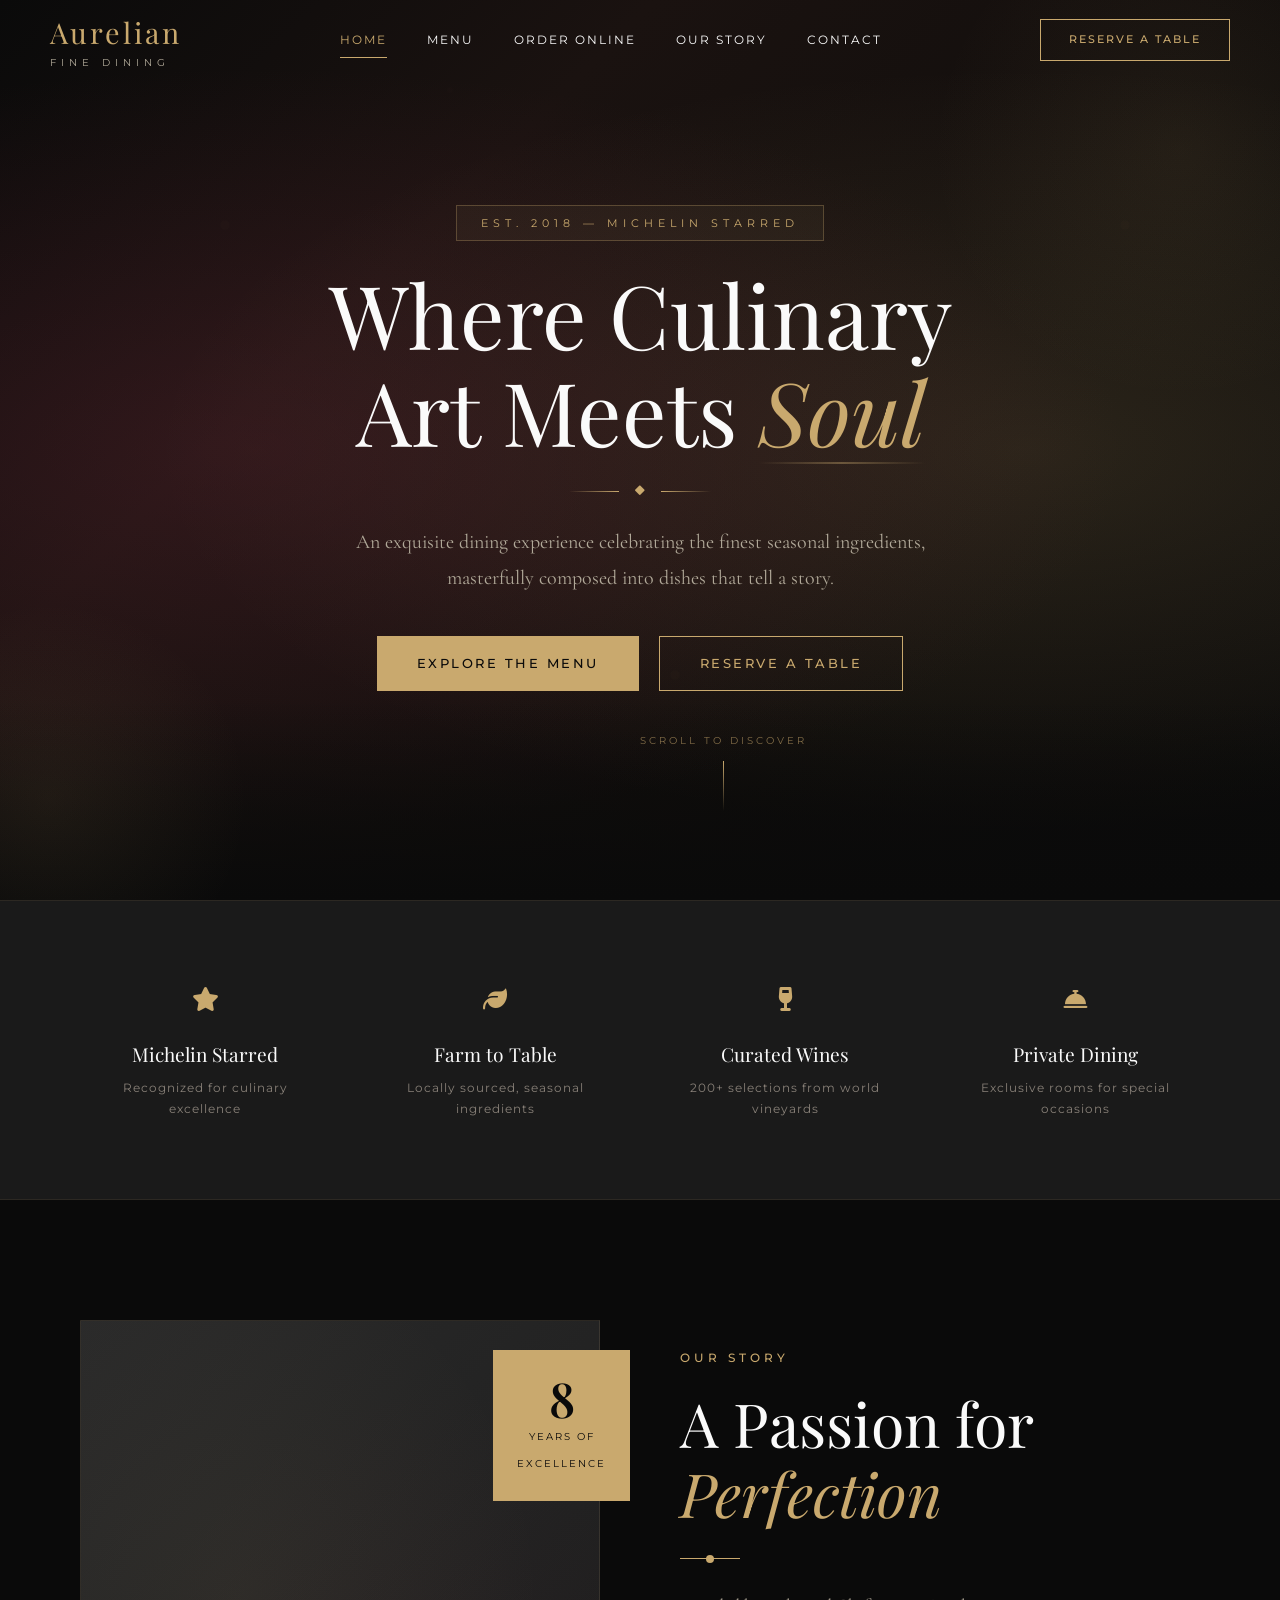
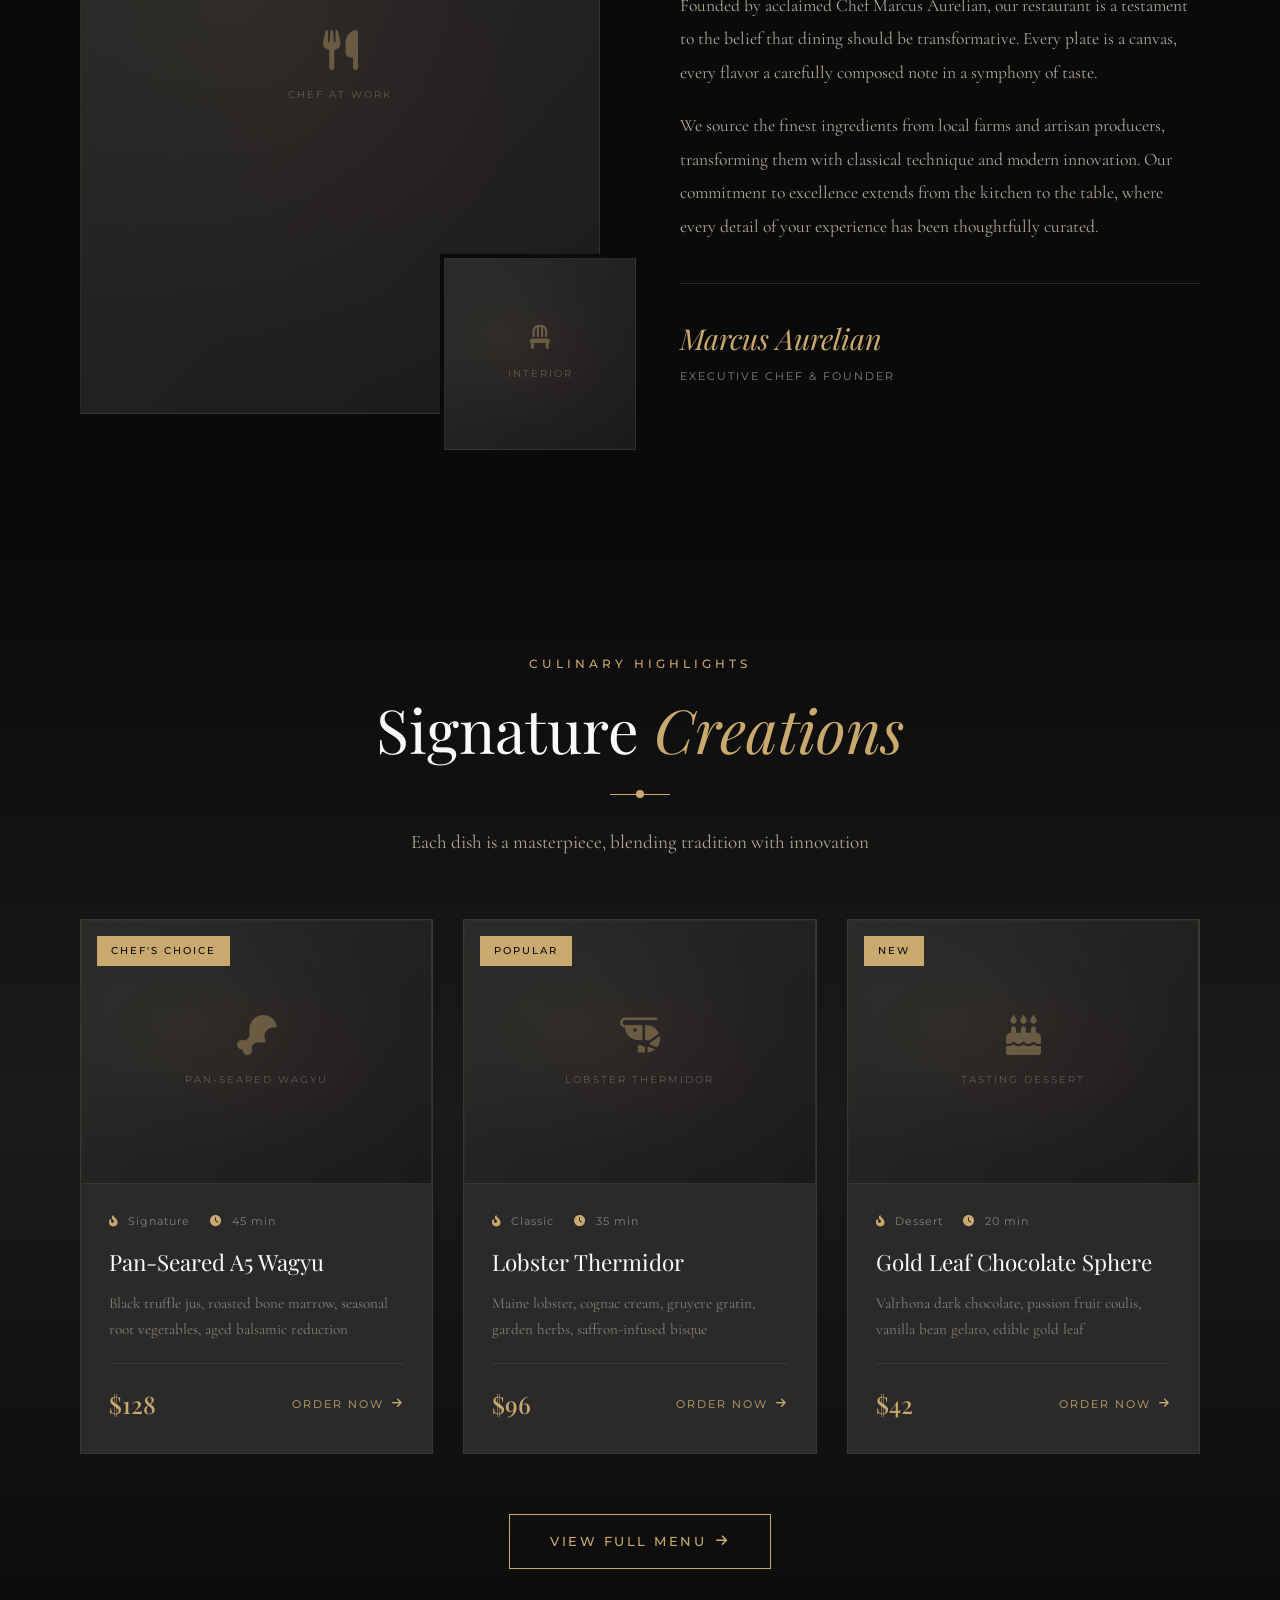
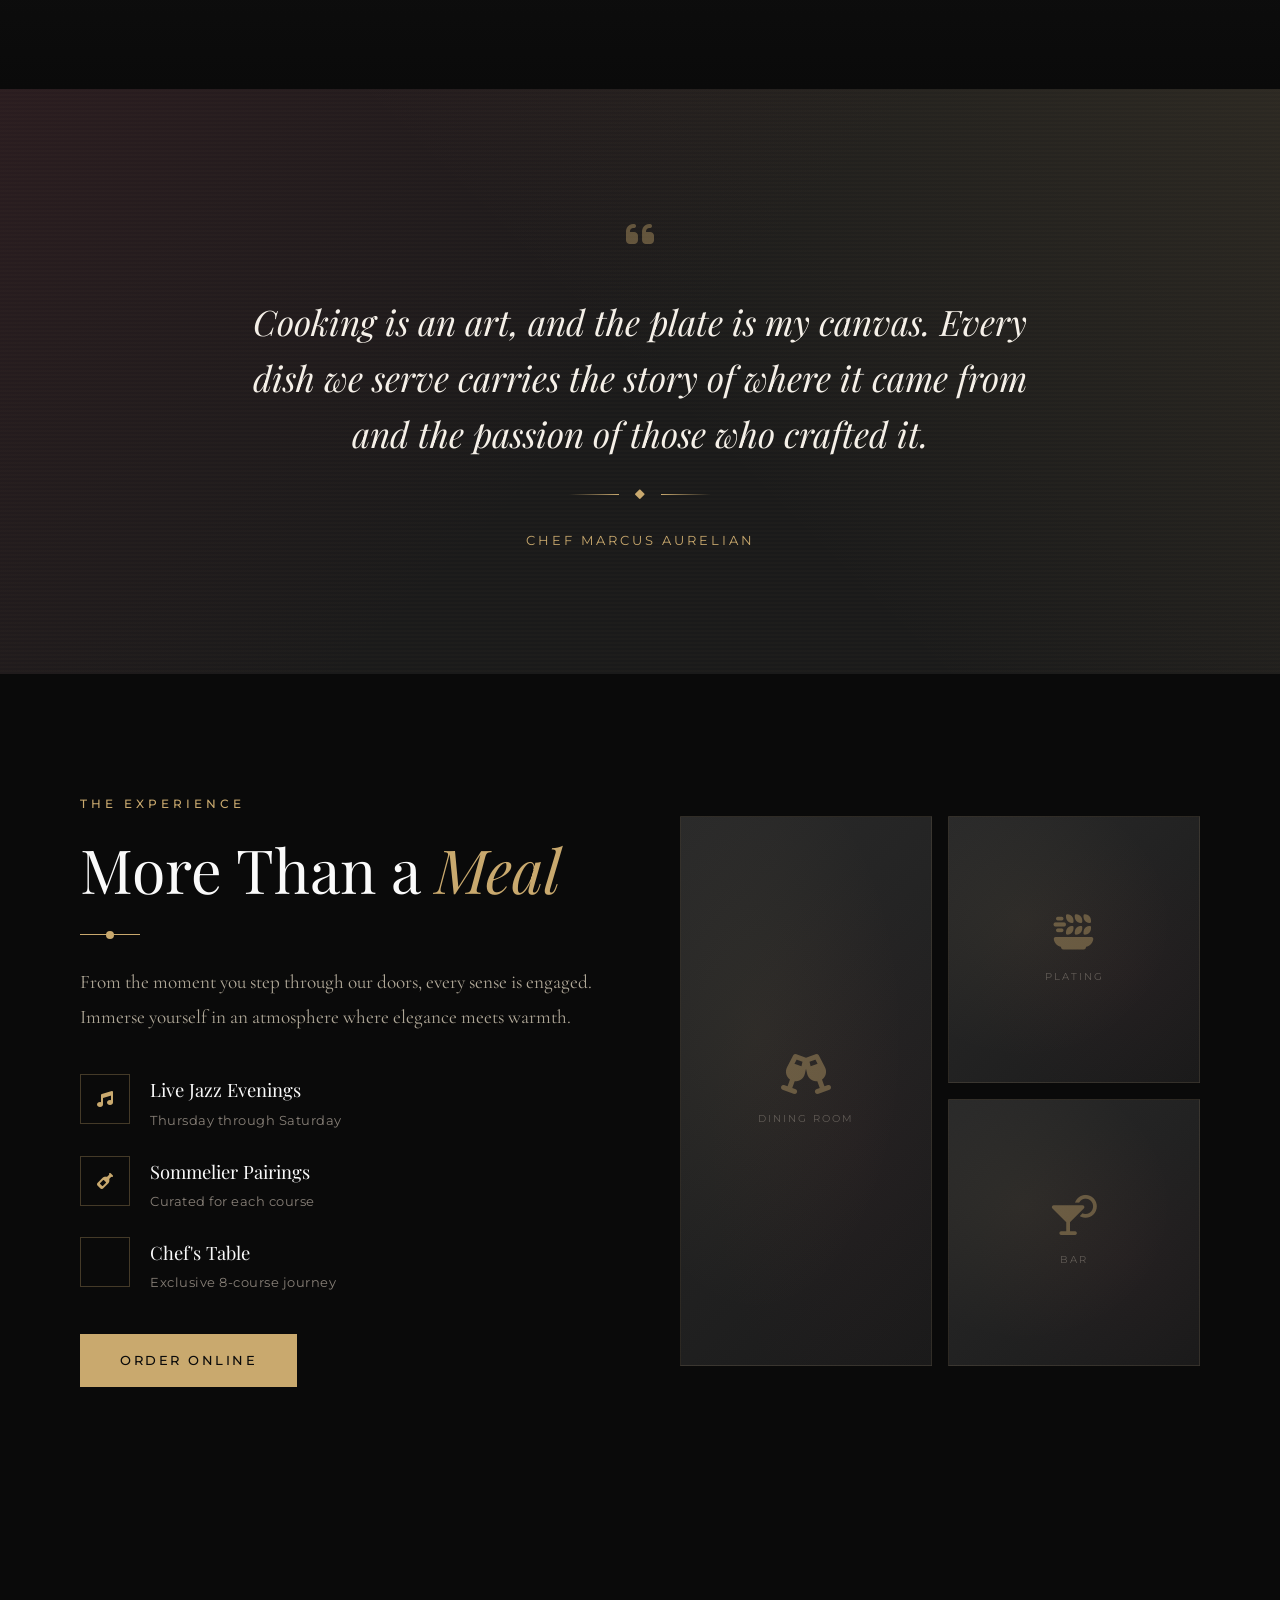
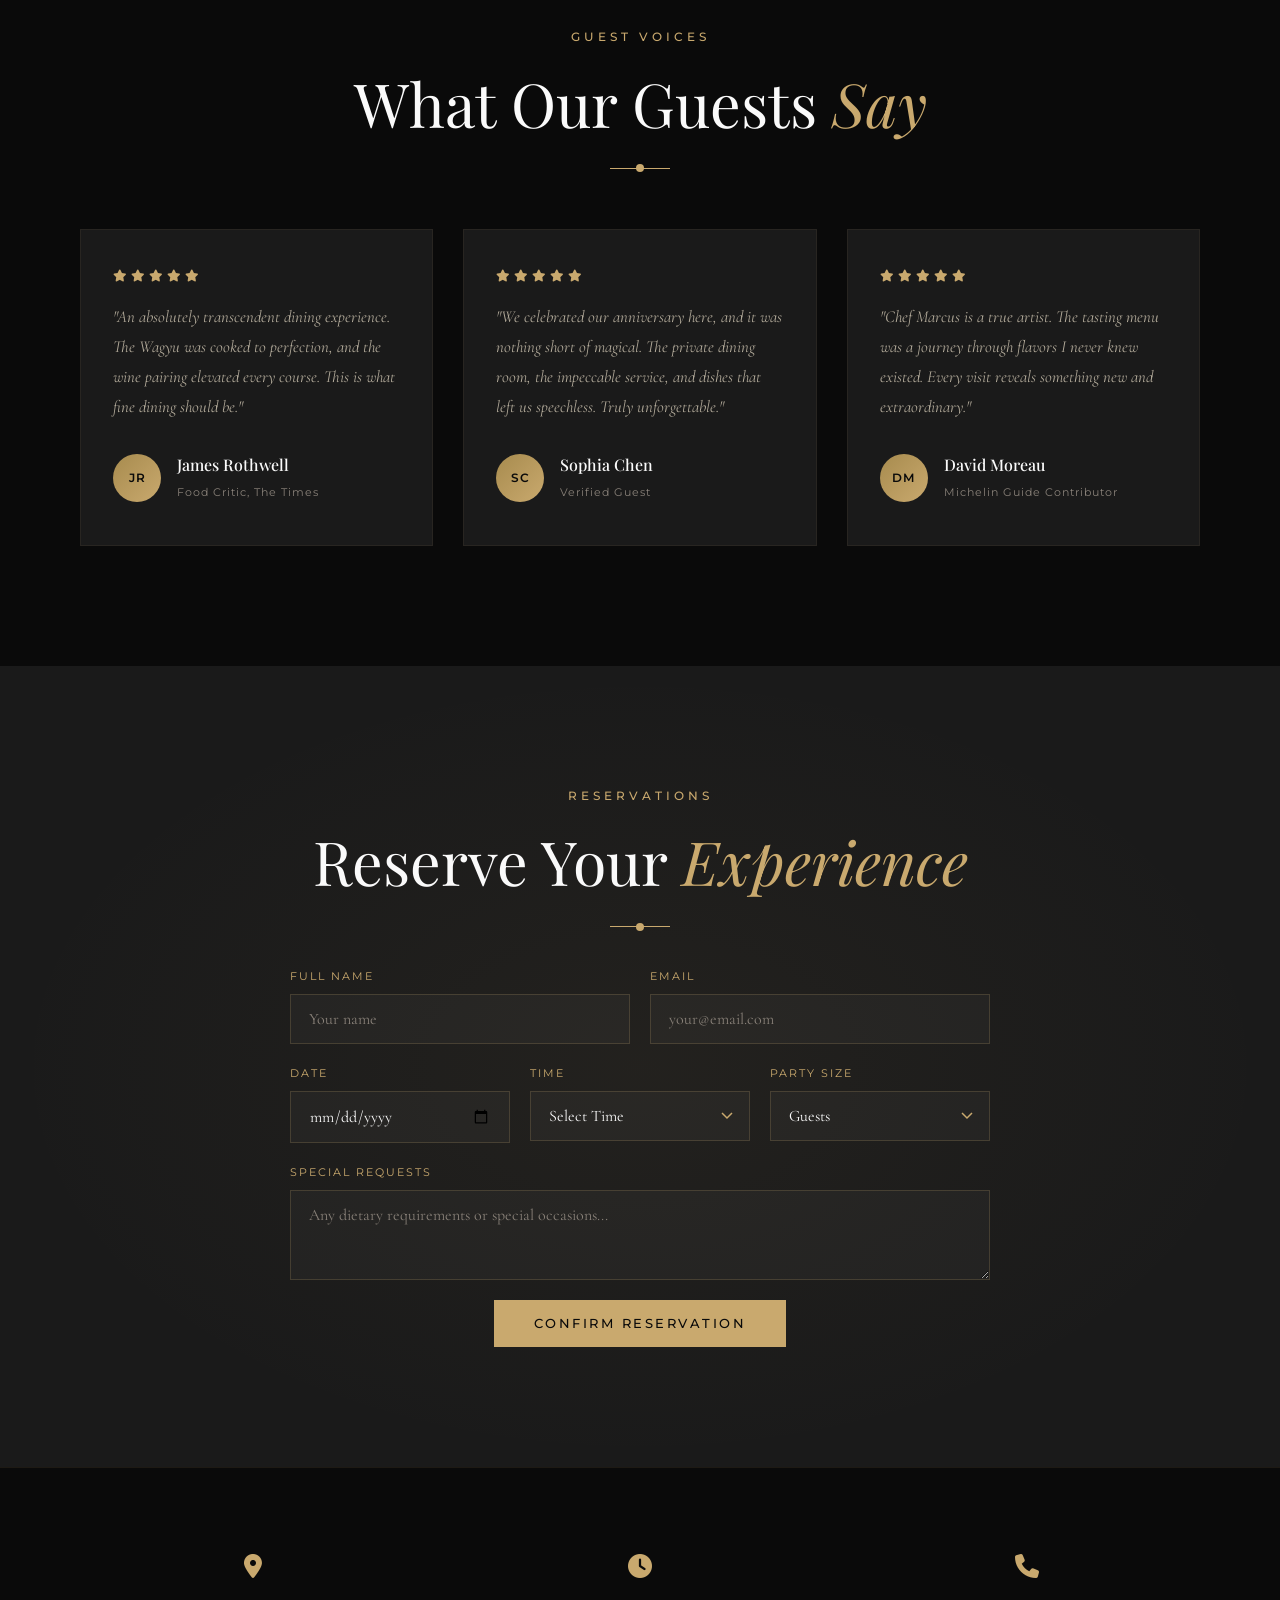
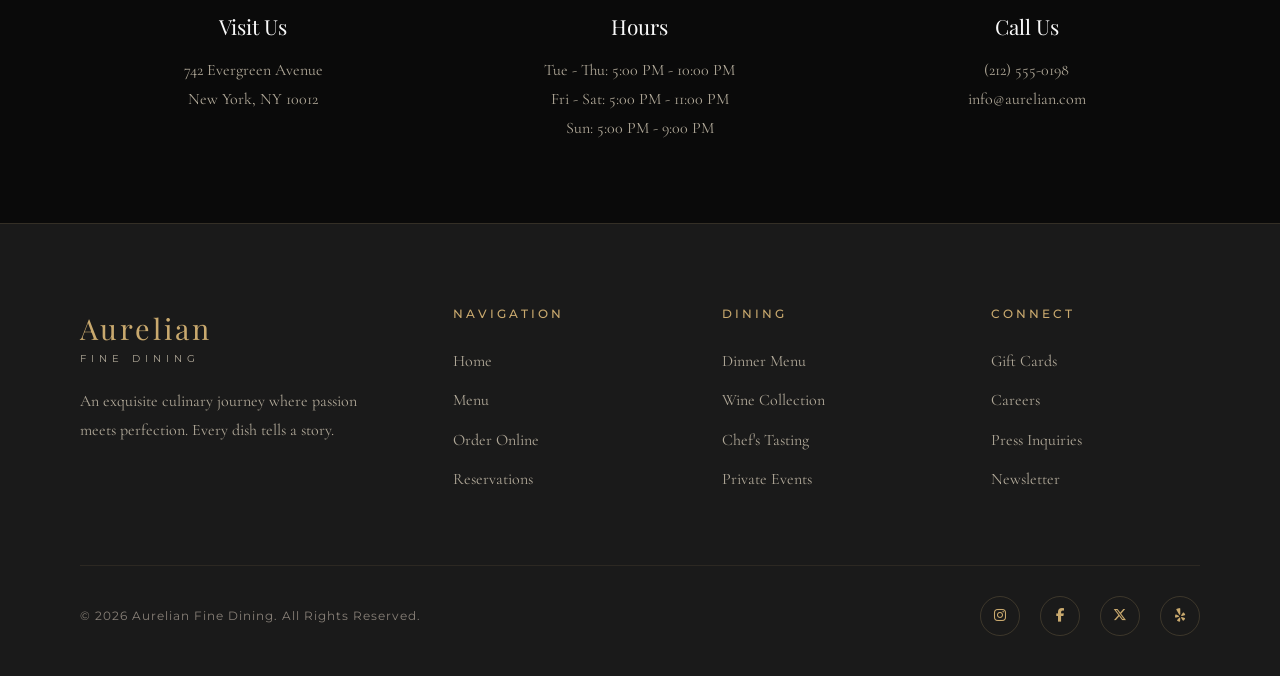
<file: index.html>
<!DOCTYPE html>
<html lang="en">
<head>
  <meta charset="UTF-8">
  <meta name="viewport" content="width=device-width, initial-scale=1.0">
  <title>Aurelian | Fine Dining &amp; Exquisite Cuisine</title>
  <meta name="description" content="Experience culinary artistry at Aurelian. Award-winning fine dining featuring seasonal, locally-sourced ingredients crafted into extraordinary dishes.">
  <link rel="preconnect" href="https://fonts.googleapis.com">
  <link rel="preconnect" href="https://fonts.gstatic.com" crossorigin>
  <link href="https://fonts.googleapis.com/css2?family=Cormorant+Garamond:ital,wght@0,300;0,400;0,500;0,600;1,300;1,400;1,500&family=Montserrat:wght@300;400;500;600&family=Playfair+Display:ital,wght@0,400;0,500;0,600;0,700;1,400;1,500;1,600&display=swap" rel="stylesheet">
  <link rel="stylesheet" href="https://cdnjs.cloudflare.com/ajax/libs/font-awesome/6.4.0/css/all.min.css">
  <link rel="stylesheet" href="css/styles.css">
  <link rel="stylesheet" href="css/home.css">
</head>
<body>

  <!-- Page Loader -->
  <div class="page-loader" id="pageLoader">
    <span class="loader-text">AURELIAN</span>
  </div>

  <!-- Navigation -->
  <nav class="navbar" id="navbar">
    <div class="nav-container">
      <a href="index.html" class="nav-logo">
        Aurelian
        <span>Fine Dining</span>
      </a>
      <div class="nav-links" id="navLinks">
        <a href="index.html" class="active">Home</a>
        <a href="menu.html">Menu</a>
        <a href="order.html">Order Online</a>
        <a href="#about">Our Story</a>
        <a href="#contact">Contact</a>
      </div>
      <a href="#reservations" class="nav-reserve">Reserve a Table</a>
      <button class="menu-toggle" id="menuToggle" aria-label="Toggle navigation">
        <span></span>
        <span></span>
        <span></span>
      </button>
    </div>
  </nav>

  <!-- ==================== HERO ==================== -->
  <section class="hero" id="hero">
    <div class="hero-bg">
      <div class="hero-overlay"></div>
      <div class="hero-gradient"></div>
    </div>
    <div class="hero-content">
      <div class="hero-badge reveal">
        <span class="hero-badge-text">Est. 2018 &mdash; Michelin Starred</span>
      </div>
      <h1 class="hero-title reveal">
        Where Culinary<br>
        Art Meets <em>Soul</em>
      </h1>
      <div class="ornament reveal">
        <span class="ornament-icon"><i class="fas fa-diamond"></i></span>
      </div>
      <p class="hero-subtitle reveal">
        An exquisite dining experience celebrating the finest seasonal ingredients,
        masterfully composed into dishes that tell a story.
      </p>
      <div class="hero-actions reveal">
        <a href="menu.html" class="btn btn-primary">Explore the Menu</a>
        <a href="#reservations" class="btn btn-outline">Reserve a Table</a>
      </div>
      <div class="hero-scroll reveal">
        <span>Scroll to Discover</span>
        <div class="scroll-line"></div>
      </div>
    </div>
    <!-- Floating dish images -->
    <div class="hero-float hero-float-1"></div>
    <div class="hero-float hero-float-2"></div>
  </section>

  <!-- ==================== INTRO STRIP ==================== -->
  <section class="intro-strip">
    <div class="container">
      <div class="strip-grid">
        <div class="strip-item reveal">
          <div class="strip-icon"><i class="fas fa-star"></i></div>
          <h3>Michelin Starred</h3>
          <p>Recognized for culinary excellence</p>
        </div>
        <div class="strip-item reveal">
          <div class="strip-icon"><i class="fas fa-leaf"></i></div>
          <h3>Farm to Table</h3>
          <p>Locally sourced, seasonal ingredients</p>
        </div>
        <div class="strip-item reveal">
          <div class="strip-icon"><i class="fas fa-wine-glass"></i></div>
          <h3>Curated Wines</h3>
          <p>200+ selections from world vineyards</p>
        </div>
        <div class="strip-item reveal">
          <div class="strip-icon"><i class="fas fa-concierge-bell"></i></div>
          <h3>Private Dining</h3>
          <p>Exclusive rooms for special occasions</p>
        </div>
      </div>
    </div>
  </section>

  <!-- ==================== ABOUT / STORY ==================== -->
  <section class="about section-padding" id="about">
    <div class="container">
      <div class="about-grid">
        <div class="about-images reveal-left">
          <div class="about-img-main">
            <div class="img-placeholder" data-label="Chef at Work">
              <i class="fas fa-utensils"></i>
            </div>
          </div>
          <div class="about-img-accent">
            <div class="img-placeholder small" data-label="Interior">
              <i class="fas fa-chair"></i>
            </div>
          </div>
          <div class="about-experience">
            <span class="exp-number">8</span>
            <span class="exp-text">Years of<br>Excellence</span>
          </div>
        </div>
        <div class="about-content reveal-right">
          <span class="section-label">Our Story</span>
          <h2 class="section-title">A Passion for <em>Perfection</em></h2>
          <div class="divider"></div>
          <p class="about-text">
            Founded by acclaimed Chef Marcus Aurelian, our restaurant is a testament
            to the belief that dining should be transformative. Every plate is a canvas,
            every flavor a carefully composed note in a symphony of taste.
          </p>
          <p class="about-text">
            We source the finest ingredients from local farms and artisan producers,
            transforming them with classical technique and modern innovation. Our
            commitment to excellence extends from the kitchen to the table, where
            every detail of your experience has been thoughtfully curated.
          </p>
          <div class="about-signature">
            <div class="signature-text">Marcus Aurelian</div>
            <div class="signature-role">Executive Chef &amp; Founder</div>
          </div>
        </div>
      </div>
    </div>
  </section>

  <!-- ==================== FEATURED DISHES ==================== -->
  <section class="featured section-padding">
    <div class="container">
      <div class="section-header text-center reveal">
        <span class="section-label">Culinary Highlights</span>
        <h2 class="section-title">Signature <em>Creations</em></h2>
        <div class="divider divider-center"></div>
        <p class="section-subtitle" style="margin: 0 auto;">
          Each dish is a masterpiece, blending tradition with innovation
        </p>
      </div>

      <div class="featured-grid">
        <div class="dish-card reveal">
          <div class="dish-image">
            <div class="img-placeholder dish" data-label="Pan-Seared Wagyu">
              <i class="fas fa-drumstick-bite"></i>
            </div>
            <div class="dish-badge">Chef's Choice</div>
          </div>
          <div class="dish-info">
            <div class="dish-meta">
              <span><i class="fas fa-fire-flame-curved"></i> Signature</span>
              <span><i class="fas fa-clock"></i> 45 min</span>
            </div>
            <h3 class="dish-name">Pan-Seared A5 Wagyu</h3>
            <p class="dish-desc">Black truffle jus, roasted bone marrow, seasonal root vegetables, aged balsamic reduction</p>
            <div class="dish-footer">
              <span class="dish-price">$128</span>
              <a href="order.html" class="dish-order">Order Now <i class="fas fa-arrow-right"></i></a>
            </div>
          </div>
        </div>

        <div class="dish-card reveal">
          <div class="dish-image">
            <div class="img-placeholder dish" data-label="Lobster Thermidor">
              <i class="fas fa-shrimp"></i>
            </div>
            <div class="dish-badge">Popular</div>
          </div>
          <div class="dish-info">
            <div class="dish-meta">
              <span><i class="fas fa-fire-flame-curved"></i> Classic</span>
              <span><i class="fas fa-clock"></i> 35 min</span>
            </div>
            <h3 class="dish-name">Lobster Thermidor</h3>
            <p class="dish-desc">Maine lobster, cognac cream, gruyere gratin, garden herbs, saffron-infused bisque</p>
            <div class="dish-footer">
              <span class="dish-price">$96</span>
              <a href="order.html" class="dish-order">Order Now <i class="fas fa-arrow-right"></i></a>
            </div>
          </div>
        </div>

        <div class="dish-card reveal">
          <div class="dish-image">
            <div class="img-placeholder dish" data-label="Tasting Dessert">
              <i class="fas fa-cake-candles"></i>
            </div>
            <div class="dish-badge">New</div>
          </div>
          <div class="dish-info">
            <div class="dish-meta">
              <span><i class="fas fa-fire-flame-curved"></i> Dessert</span>
              <span><i class="fas fa-clock"></i> 20 min</span>
            </div>
            <h3 class="dish-name">Gold Leaf Chocolate Sphere</h3>
            <p class="dish-desc">Valrhona dark chocolate, passion fruit coulis, vanilla bean gelato, edible gold leaf</p>
            <div class="dish-footer">
              <span class="dish-price">$42</span>
              <a href="order.html" class="dish-order">Order Now <i class="fas fa-arrow-right"></i></a>
            </div>
          </div>
        </div>
      </div>

      <div class="text-center reveal" style="margin-top: 60px;">
        <a href="menu.html" class="btn btn-outline">View Full Menu <i class="fas fa-arrow-right"></i></a>
      </div>
    </div>
  </section>

  <!-- ==================== PARALLAX QUOTE ==================== -->
  <section class="parallax-quote">
    <div class="parallax-overlay"></div>
    <div class="container">
      <div class="quote-content reveal">
        <div class="quote-icon"><i class="fas fa-quote-left"></i></div>
        <blockquote>
          Cooking is an art, and the plate is my canvas. Every dish we serve
          carries the story of where it came from and the passion of those who crafted it.
        </blockquote>
        <div class="ornament">
          <span class="ornament-icon"><i class="fas fa-diamond"></i></span>
        </div>
        <cite>Chef Marcus Aurelian</cite>
      </div>
    </div>
  </section>

  <!-- ==================== EXPERIENCE ==================== -->
  <section class="experience section-padding">
    <div class="container">
      <div class="experience-grid">
        <div class="experience-content reveal-left">
          <span class="section-label">The Experience</span>
          <h2 class="section-title">More Than a <em>Meal</em></h2>
          <div class="divider"></div>
          <p class="section-subtitle">
            From the moment you step through our doors, every sense is engaged.
            Immerse yourself in an atmosphere where elegance meets warmth.
          </p>
          <div class="experience-features">
            <div class="exp-feature">
              <div class="exp-feature-icon"><i class="fas fa-music"></i></div>
              <div>
                <h4>Live Jazz Evenings</h4>
                <p>Thursday through Saturday</p>
              </div>
            </div>
            <div class="exp-feature">
              <div class="exp-feature-icon"><i class="fas fa-wine-bottle"></i></div>
              <div>
                <h4>Sommelier Pairings</h4>
                <p>Curated for each course</p>
              </div>
            </div>
            <div class="exp-feature">
              <div class="exp-feature-icon"><i class="fas fa-hat-chef"></i></div>
              <div>
                <h4>Chef's Table</h4>
                <p>Exclusive 8-course journey</p>
              </div>
            </div>
          </div>
          <a href="order.html" class="btn btn-primary" style="margin-top: 40px;">Order Online</a>
        </div>
        <div class="experience-visual reveal-right">
          <div class="exp-visual-grid">
            <div class="img-placeholder tall" data-label="Dining Room">
              <i class="fas fa-champagne-glasses"></i>
            </div>
            <div class="img-placeholder" data-label="Plating">
              <i class="fas fa-plate-wheat"></i>
            </div>
            <div class="img-placeholder" data-label="Bar">
              <i class="fas fa-martini-glass-citrus"></i>
            </div>
          </div>
        </div>
      </div>
    </div>
  </section>

  <!-- ==================== TESTIMONIALS ==================== -->
  <section class="testimonials section-padding">
    <div class="container">
      <div class="section-header text-center reveal">
        <span class="section-label">Guest Voices</span>
        <h2 class="section-title">What Our Guests <em>Say</em></h2>
        <div class="divider divider-center"></div>
      </div>
      <div class="testimonial-grid">
        <div class="testimonial-card reveal">
          <div class="testimonial-stars">
            <i class="fas fa-star"></i><i class="fas fa-star"></i><i class="fas fa-star"></i><i class="fas fa-star"></i><i class="fas fa-star"></i>
          </div>
          <p class="testimonial-text">
            "An absolutely transcendent dining experience. The Wagyu was cooked to
            perfection, and the wine pairing elevated every course. This is what
            fine dining should be."
          </p>
          <div class="testimonial-author">
            <div class="author-avatar">JR</div>
            <div>
              <strong>James Rothwell</strong>
              <span>Food Critic, The Times</span>
            </div>
          </div>
        </div>
        <div class="testimonial-card reveal">
          <div class="testimonial-stars">
            <i class="fas fa-star"></i><i class="fas fa-star"></i><i class="fas fa-star"></i><i class="fas fa-star"></i><i class="fas fa-star"></i>
          </div>
          <p class="testimonial-text">
            "We celebrated our anniversary here, and it was nothing short of magical.
            The private dining room, the impeccable service, and dishes that left us
            speechless. Truly unforgettable."
          </p>
          <div class="testimonial-author">
            <div class="author-avatar">SC</div>
            <div>
              <strong>Sophia Chen</strong>
              <span>Verified Guest</span>
            </div>
          </div>
        </div>
        <div class="testimonial-card reveal">
          <div class="testimonial-stars">
            <i class="fas fa-star"></i><i class="fas fa-star"></i><i class="fas fa-star"></i><i class="fas fa-star"></i><i class="fas fa-star"></i>
          </div>
          <p class="testimonial-text">
            "Chef Marcus is a true artist. The tasting menu was a journey through
            flavors I never knew existed. Every visit reveals something new and
            extraordinary."
          </p>
          <div class="testimonial-author">
            <div class="author-avatar">DM</div>
            <div>
              <strong>David Moreau</strong>
              <span>Michelin Guide Contributor</span>
            </div>
          </div>
        </div>
      </div>
    </div>
  </section>

  <!-- ==================== RESERVATION CTA ==================== -->
  <section class="reservation section-padding" id="reservations">
    <div class="reservation-bg"></div>
    <div class="container">
      <div class="reservation-content reveal">
        <span class="section-label" style="text-align: center; display: block;">Reservations</span>
        <h2 class="section-title" style="text-align: center;">Reserve Your <em>Experience</em></h2>
        <div class="divider divider-center"></div>
        <form class="reservation-form" id="reservationForm">
          <div class="form-row">
            <div class="form-group">
              <label>Full Name</label>
              <input type="text" placeholder="Your name" required>
            </div>
            <div class="form-group">
              <label>Email</label>
              <input type="email" placeholder="your@email.com" required>
            </div>
          </div>
          <div class="form-row">
            <div class="form-group">
              <label>Date</label>
              <input type="date" required>
            </div>
            <div class="form-group">
              <label>Time</label>
              <select required>
                <option value="">Select Time</option>
                <option>5:00 PM</option>
                <option>5:30 PM</option>
                <option>6:00 PM</option>
                <option>6:30 PM</option>
                <option>7:00 PM</option>
                <option>7:30 PM</option>
                <option>8:00 PM</option>
                <option>8:30 PM</option>
                <option>9:00 PM</option>
                <option>9:30 PM</option>
              </select>
            </div>
            <div class="form-group">
              <label>Party Size</label>
              <select required>
                <option value="">Guests</option>
                <option>1 Guest</option>
                <option>2 Guests</option>
                <option>3 Guests</option>
                <option>4 Guests</option>
                <option>5 Guests</option>
                <option>6 Guests</option>
                <option>7+ Guests</option>
              </select>
            </div>
          </div>
          <div class="form-group">
            <label>Special Requests</label>
            <textarea placeholder="Any dietary requirements or special occasions..." rows="3"></textarea>
          </div>
          <div class="text-center" style="margin-top: 20px;">
            <button type="submit" class="btn btn-primary">Confirm Reservation</button>
          </div>
        </form>
      </div>
    </div>
  </section>

  <!-- ==================== CONTACT STRIP ==================== -->
  <section class="contact-strip" id="contact">
    <div class="container">
      <div class="contact-grid">
        <div class="contact-item reveal">
          <div class="contact-icon"><i class="fas fa-location-dot"></i></div>
          <h4>Visit Us</h4>
          <p>742 Evergreen Avenue<br>New York, NY 10012</p>
        </div>
        <div class="contact-item reveal">
          <div class="contact-icon"><i class="fas fa-clock"></i></div>
          <h4>Hours</h4>
          <p>Tue - Thu: 5:00 PM - 10:00 PM<br>Fri - Sat: 5:00 PM - 11:00 PM<br>Sun: 5:00 PM - 9:00 PM</p>
        </div>
        <div class="contact-item reveal">
          <div class="contact-icon"><i class="fas fa-phone"></i></div>
          <h4>Call Us</h4>
          <p>(212) 555-0198<br>info@aurelian.com</p>
        </div>
      </div>
    </div>
  </section>

  <!-- ==================== FOOTER ==================== -->
  <footer class="footer">
    <div class="container">
      <div class="footer-grid">
        <div class="footer-brand">
          <div class="nav-logo">
            Aurelian
            <span>Fine Dining</span>
          </div>
          <p>An exquisite culinary journey where passion meets perfection. Every dish tells a story.</p>
        </div>
        <div class="footer-col">
          <h4>Navigation</h4>
          <ul>
            <li><a href="index.html">Home</a></li>
            <li><a href="menu.html">Menu</a></li>
            <li><a href="order.html">Order Online</a></li>
            <li><a href="#reservations">Reservations</a></li>
          </ul>
        </div>
        <div class="footer-col">
          <h4>Dining</h4>
          <ul>
            <li><a href="menu.html">Dinner Menu</a></li>
            <li><a href="menu.html">Wine Collection</a></li>
            <li><a href="menu.html">Chef's Tasting</a></li>
            <li><a href="#">Private Events</a></li>
          </ul>
        </div>
        <div class="footer-col">
          <h4>Connect</h4>
          <ul>
            <li><a href="#">Gift Cards</a></li>
            <li><a href="#">Careers</a></li>
            <li><a href="#">Press Inquiries</a></li>
            <li><a href="#">Newsletter</a></li>
          </ul>
        </div>
      </div>
      <div class="footer-bottom">
        <p>&copy; 2026 Aurelian Fine Dining. All Rights Reserved.</p>
        <div class="footer-social">
          <a href="#" aria-label="Instagram"><i class="fab fa-instagram"></i></a>
          <a href="#" aria-label="Facebook"><i class="fab fa-facebook-f"></i></a>
          <a href="#" aria-label="Twitter"><i class="fab fa-x-twitter"></i></a>
          <a href="#" aria-label="Yelp"><i class="fab fa-yelp"></i></a>
        </div>
      </div>
    </div>
  </footer>

  <!-- Toast Notification -->
  <div class="toast" id="toast"></div>

  <script src="js/main.js"></script>
  <script src="js/home.js"></script>
</body>
</html>
</file>
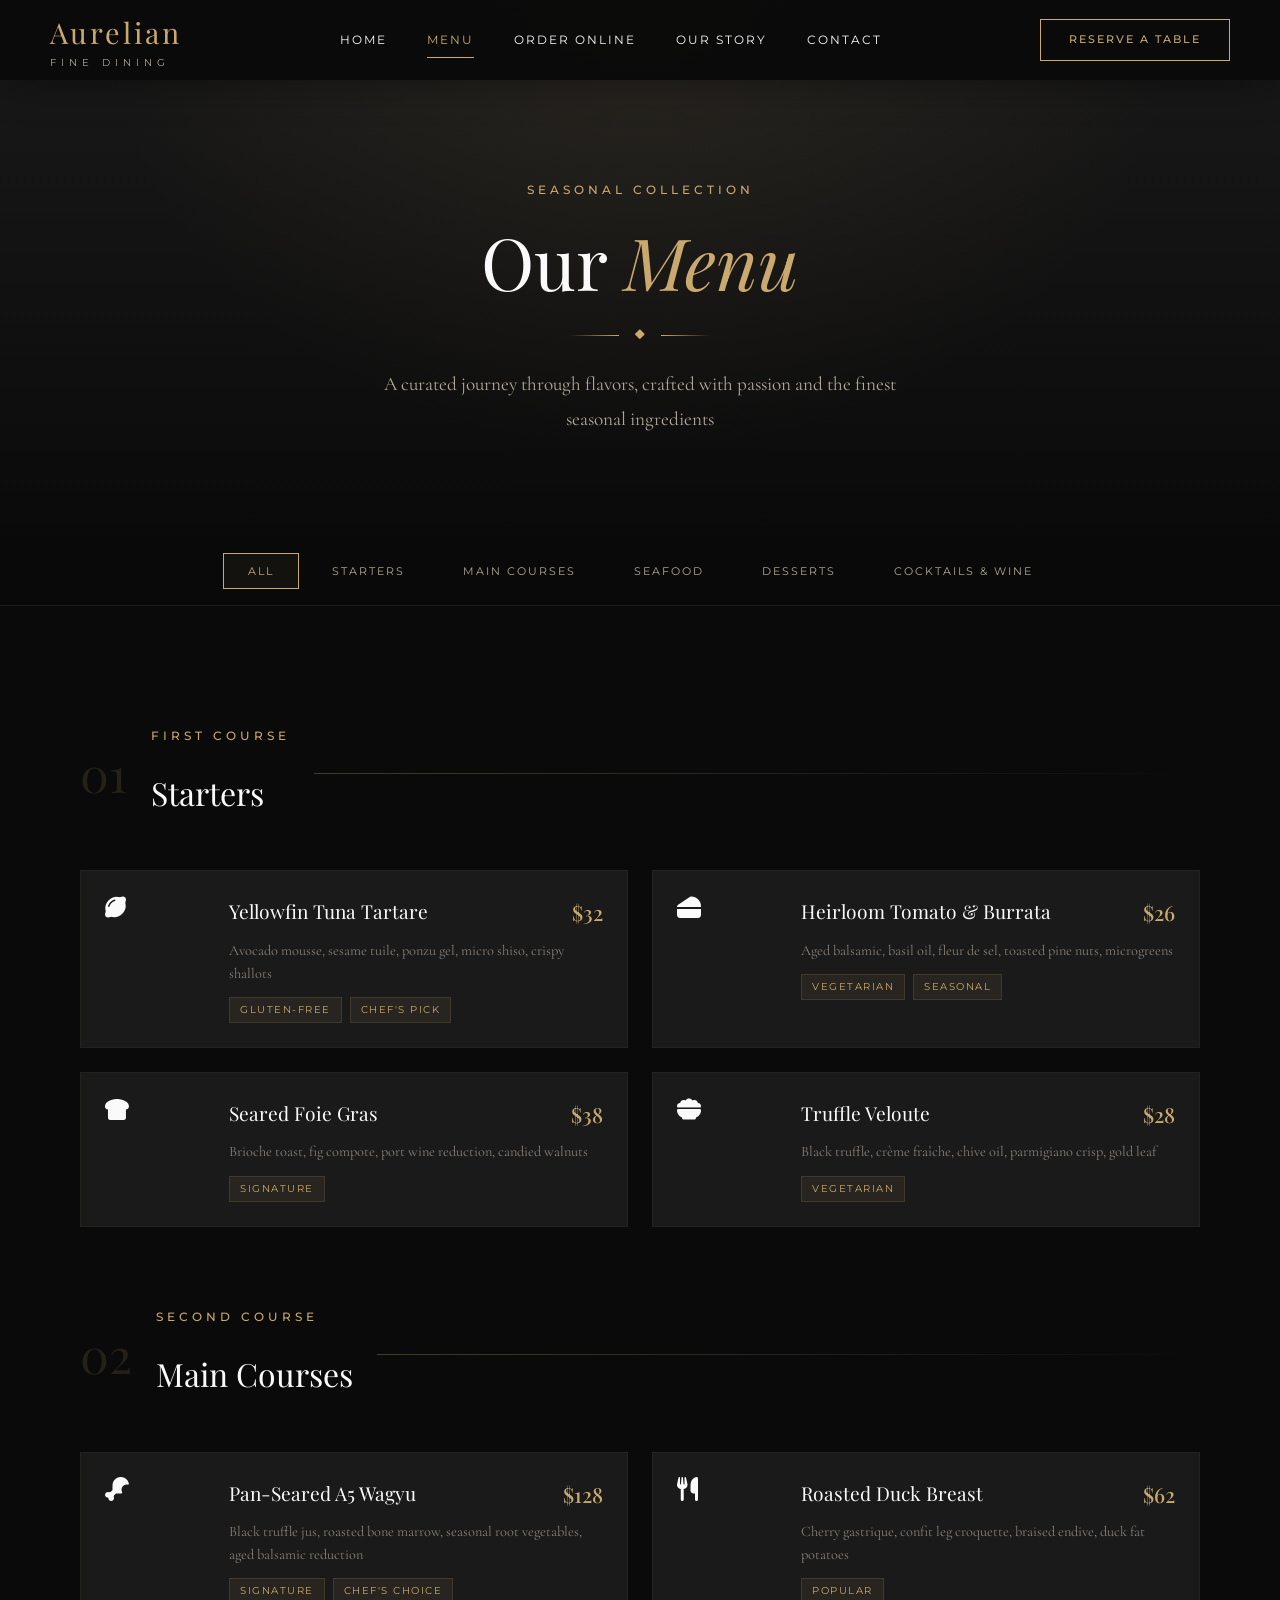
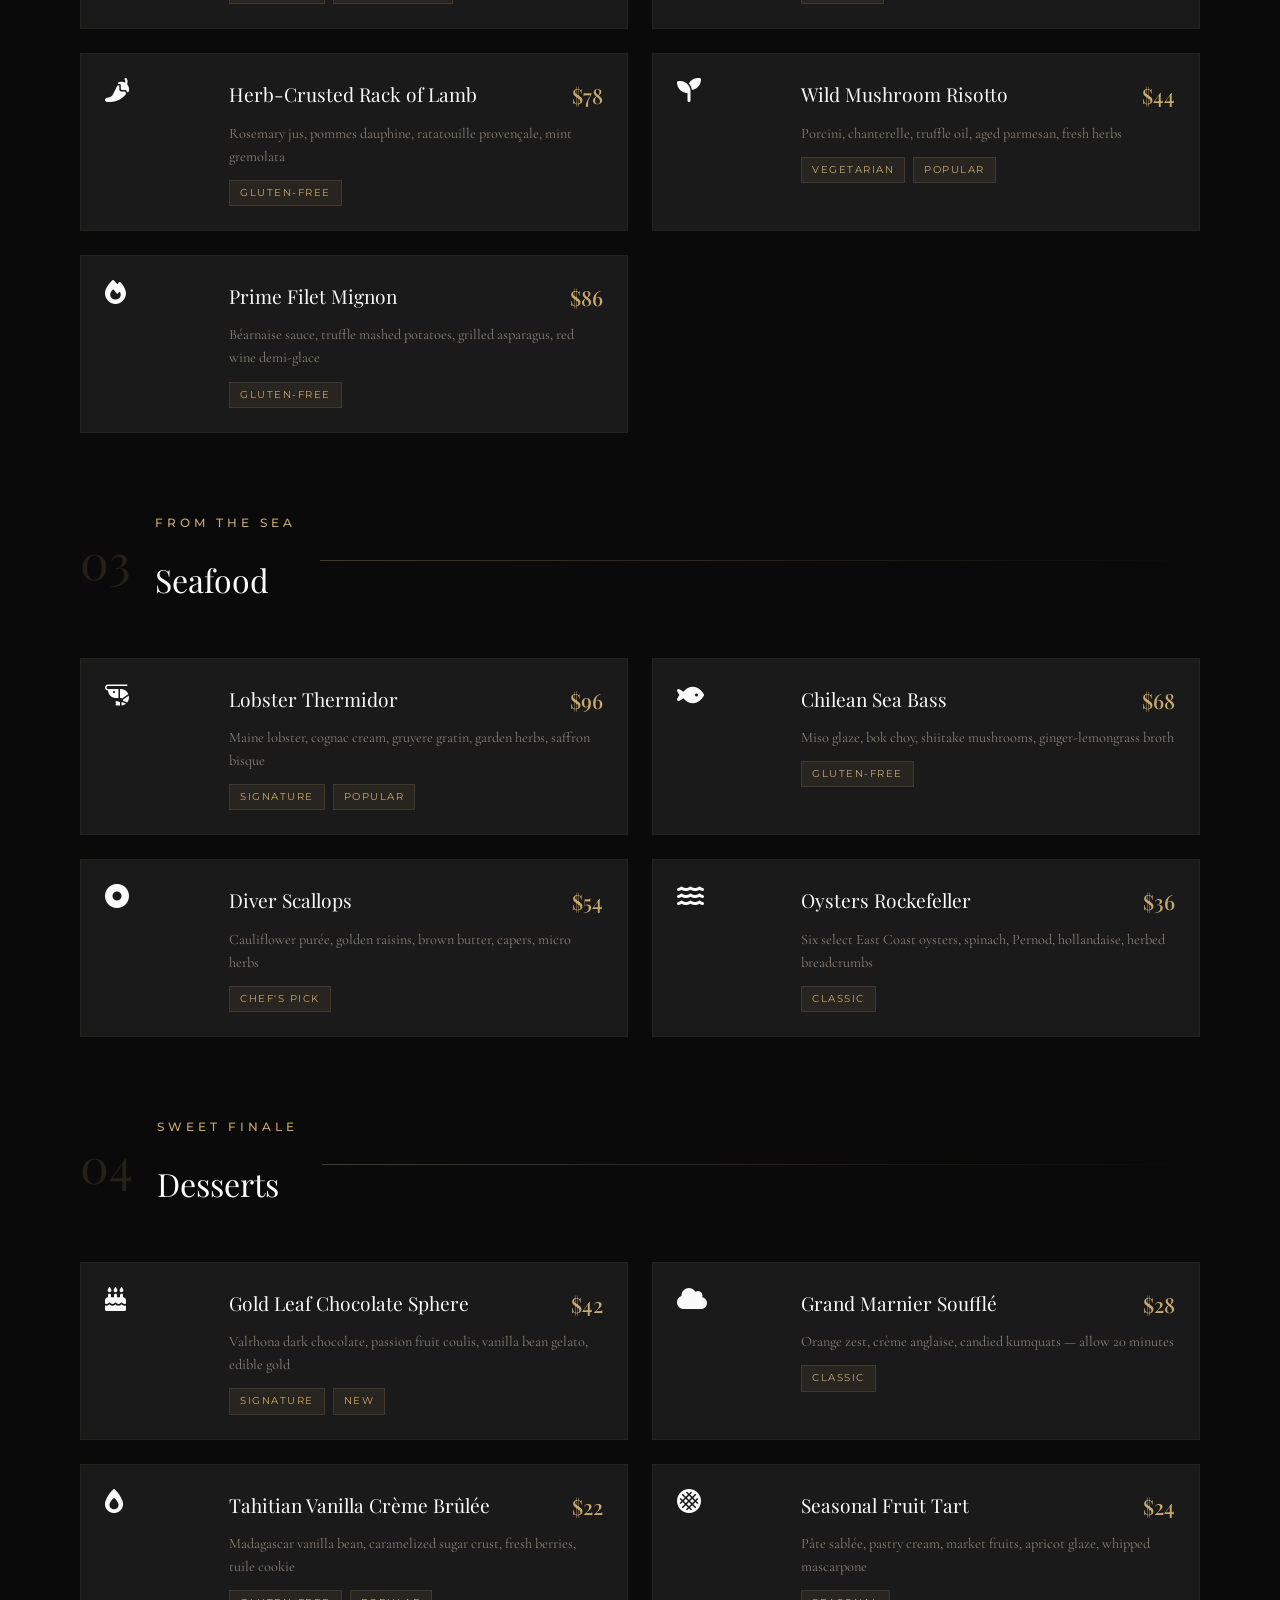
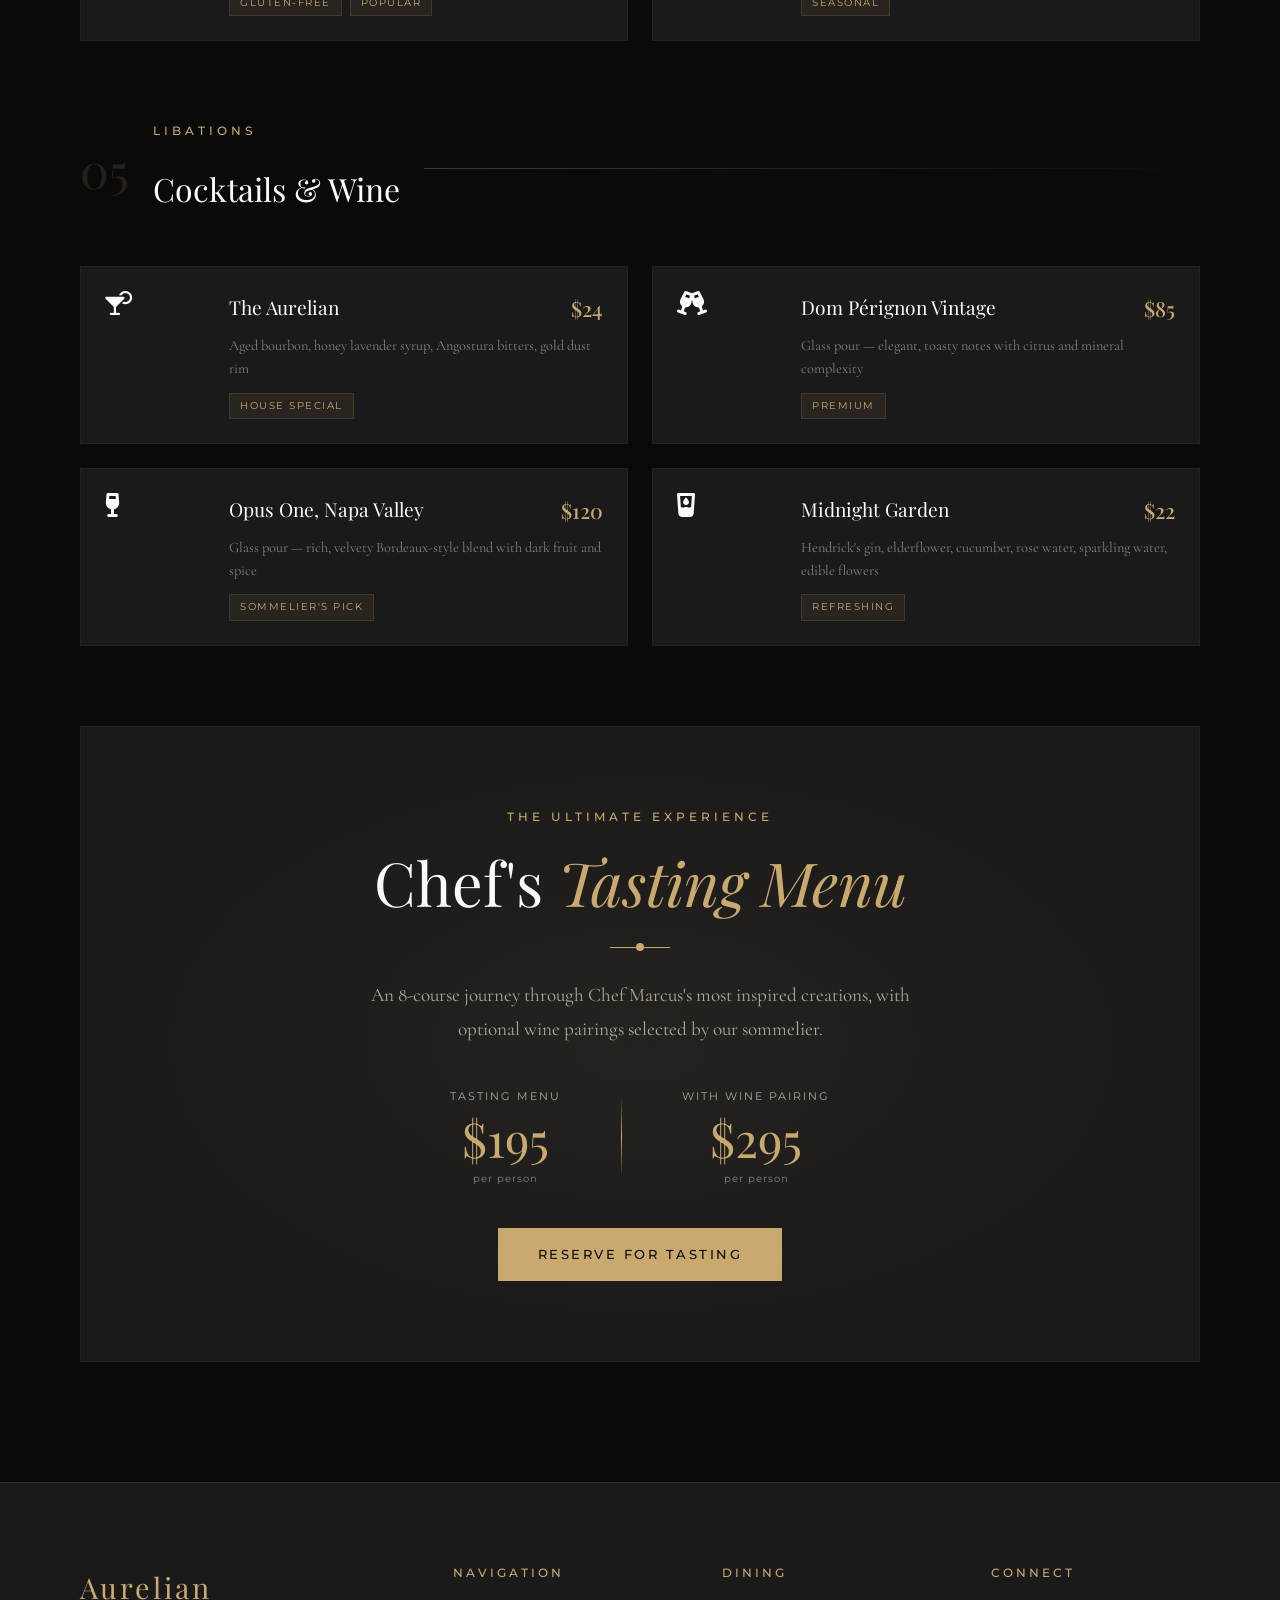
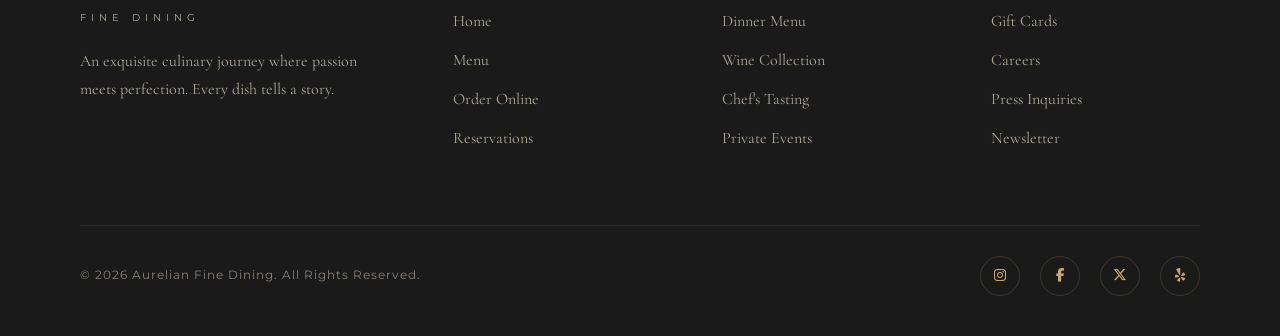
<file: menu.html>
<!DOCTYPE html>
<html lang="en">
<head>
  <meta charset="UTF-8">
  <meta name="viewport" content="width=device-width, initial-scale=1.0">
  <title>Menu | Aurelian Fine Dining</title>
  <meta name="description" content="Explore our seasonal menu featuring the finest ingredients prepared with passion and precision.">
  <link rel="preconnect" href="https://fonts.googleapis.com">
  <link rel="preconnect" href="https://fonts.gstatic.com" crossorigin>
  <link href="https://fonts.googleapis.com/css2?family=Cormorant+Garamond:ital,wght@0,300;0,400;0,500;0,600;1,300;1,400;1,500&family=Montserrat:wght@300;400;500;600&family=Playfair+Display:ital,wght@0,400;0,500;0,600;0,700;1,400;1,500;1,600&display=swap" rel="stylesheet">
  <link rel="stylesheet" href="https://cdnjs.cloudflare.com/ajax/libs/font-awesome/6.4.0/css/all.min.css">
  <link rel="stylesheet" href="css/styles.css">
  <link rel="stylesheet" href="css/menu.css">
</head>
<body>

  <!-- Page Loader -->
  <div class="page-loader" id="pageLoader">
    <span class="loader-text">AURELIAN</span>
  </div>

  <!-- Navigation -->
  <nav class="navbar scrolled" id="navbar">
    <div class="nav-container">
      <a href="index.html" class="nav-logo">
        Aurelian
        <span>Fine Dining</span>
      </a>
      <div class="nav-links" id="navLinks">
        <a href="index.html">Home</a>
        <a href="menu.html" class="active">Menu</a>
        <a href="order.html">Order Online</a>
        <a href="index.html#about">Our Story</a>
        <a href="index.html#contact">Contact</a>
      </div>
      <a href="index.html#reservations" class="nav-reserve">Reserve a Table</a>
      <button class="menu-toggle" id="menuToggle" aria-label="Toggle navigation">
        <span></span>
        <span></span>
        <span></span>
      </button>
    </div>
  </nav>

  <!-- ==================== MENU HERO ==================== -->
  <section class="menu-hero">
    <div class="menu-hero-bg"></div>
    <div class="container">
      <div class="menu-hero-content reveal">
        <span class="section-label">Seasonal Collection</span>
        <h1 class="section-title">Our <em>Menu</em></h1>
        <div class="ornament">
          <span class="ornament-icon"><i class="fas fa-diamond"></i></span>
        </div>
        <p class="section-subtitle" style="margin: 0 auto; text-align: center;">
          A curated journey through flavors, crafted with passion and the finest seasonal ingredients
        </p>
      </div>
    </div>
  </section>

  <!-- ==================== MENU FILTERS ==================== -->
  <section class="menu-filters">
    <div class="container">
      <div class="filter-bar">
        <button class="filter-btn active" data-filter="all">All</button>
        <button class="filter-btn" data-filter="starters">Starters</button>
        <button class="filter-btn" data-filter="mains">Main Courses</button>
        <button class="filter-btn" data-filter="seafood">Seafood</button>
        <button class="filter-btn" data-filter="desserts">Desserts</button>
        <button class="filter-btn" data-filter="drinks">Cocktails &amp; Wine</button>
      </div>
    </div>
  </section>

  <!-- ==================== MENU SECTIONS ==================== -->
  <main class="menu-main section-padding">
    <div class="container">

      <!-- Starters -->
      <div class="menu-category" data-category="starters">
        <div class="category-header reveal">
          <div class="category-number">01</div>
          <div>
            <span class="section-label">First Course</span>
            <h2 class="category-title">Starters</h2>
          </div>
          <div class="category-line"></div>
        </div>

        <div class="menu-items-grid">
          <div class="menu-item reveal">
            <div class="menu-item-image">
              <div class="img-placeholder dish" data-label="Tartare">
                <i class="fas fa-lemon"></i>
              </div>
            </div>
            <div class="menu-item-content">
              <div class="menu-item-header">
                <h3>Yellowfin Tuna Tartare</h3>
                <span class="menu-item-price">$32</span>
              </div>
              <p>Avocado mousse, sesame tuile, ponzu gel, micro shiso, crispy shallots</p>
              <div class="menu-item-tags">
                <span class="tag">Gluten-Free</span>
                <span class="tag">Chef's Pick</span>
              </div>
            </div>
          </div>

          <div class="menu-item reveal">
            <div class="menu-item-image">
              <div class="img-placeholder dish" data-label="Burrata">
                <i class="fas fa-cheese"></i>
              </div>
            </div>
            <div class="menu-item-content">
              <div class="menu-item-header">
                <h3>Heirloom Tomato &amp; Burrata</h3>
                <span class="menu-item-price">$26</span>
              </div>
              <p>Aged balsamic, basil oil, fleur de sel, toasted pine nuts, microgreens</p>
              <div class="menu-item-tags">
                <span class="tag">Vegetarian</span>
                <span class="tag">Seasonal</span>
              </div>
            </div>
          </div>

          <div class="menu-item reveal">
            <div class="menu-item-image">
              <div class="img-placeholder dish" data-label="Foie Gras">
                <i class="fas fa-bread-slice"></i>
              </div>
            </div>
            <div class="menu-item-content">
              <div class="menu-item-header">
                <h3>Seared Foie Gras</h3>
                <span class="menu-item-price">$38</span>
              </div>
              <p>Brioche toast, fig compote, port wine reduction, candied walnuts</p>
              <div class="menu-item-tags">
                <span class="tag">Signature</span>
              </div>
            </div>
          </div>

          <div class="menu-item reveal">
            <div class="menu-item-image">
              <div class="img-placeholder dish" data-label="Soup">
                <i class="fas fa-bowl-food"></i>
              </div>
            </div>
            <div class="menu-item-content">
              <div class="menu-item-header">
                <h3>Truffle Veloute</h3>
                <span class="menu-item-price">$28</span>
              </div>
              <p>Black truffle, crème fraîche, chive oil, parmigiano crisp, gold leaf</p>
              <div class="menu-item-tags">
                <span class="tag">Vegetarian</span>
              </div>
            </div>
          </div>
        </div>
      </div>

      <!-- Main Courses -->
      <div class="menu-category" data-category="mains">
        <div class="category-header reveal">
          <div class="category-number">02</div>
          <div>
            <span class="section-label">Second Course</span>
            <h2 class="category-title">Main Courses</h2>
          </div>
          <div class="category-line"></div>
        </div>

        <div class="menu-items-grid">
          <div class="menu-item reveal">
            <div class="menu-item-image">
              <div class="img-placeholder dish" data-label="Wagyu">
                <i class="fas fa-drumstick-bite"></i>
              </div>
            </div>
            <div class="menu-item-content">
              <div class="menu-item-header">
                <h3>Pan-Seared A5 Wagyu</h3>
                <span class="menu-item-price">$128</span>
              </div>
              <p>Black truffle jus, roasted bone marrow, seasonal root vegetables, aged balsamic reduction</p>
              <div class="menu-item-tags">
                <span class="tag">Signature</span>
                <span class="tag">Chef's Choice</span>
              </div>
            </div>
          </div>

          <div class="menu-item reveal">
            <div class="menu-item-image">
              <div class="img-placeholder dish" data-label="Duck">
                <i class="fas fa-utensils"></i>
              </div>
            </div>
            <div class="menu-item-content">
              <div class="menu-item-header">
                <h3>Roasted Duck Breast</h3>
                <span class="menu-item-price">$62</span>
              </div>
              <p>Cherry gastrique, confit leg croquette, braised endive, duck fat potatoes</p>
              <div class="menu-item-tags">
                <span class="tag">Popular</span>
              </div>
            </div>
          </div>

          <div class="menu-item reveal">
            <div class="menu-item-image">
              <div class="img-placeholder dish" data-label="Lamb">
                <i class="fas fa-pepper-hot"></i>
              </div>
            </div>
            <div class="menu-item-content">
              <div class="menu-item-header">
                <h3>Herb-Crusted Rack of Lamb</h3>
                <span class="menu-item-price">$78</span>
              </div>
              <p>Rosemary jus, pommes dauphine, ratatouille provençale, mint gremolata</p>
              <div class="menu-item-tags">
                <span class="tag">Gluten-Free</span>
              </div>
            </div>
          </div>

          <div class="menu-item reveal">
            <div class="menu-item-image">
              <div class="img-placeholder dish" data-label="Risotto">
                <i class="fas fa-seedling"></i>
              </div>
            </div>
            <div class="menu-item-content">
              <div class="menu-item-header">
                <h3>Wild Mushroom Risotto</h3>
                <span class="menu-item-price">$44</span>
              </div>
              <p>Porcini, chanterelle, truffle oil, aged parmesan, fresh herbs</p>
              <div class="menu-item-tags">
                <span class="tag">Vegetarian</span>
                <span class="tag">Popular</span>
              </div>
            </div>
          </div>

          <div class="menu-item reveal">
            <div class="menu-item-image">
              <div class="img-placeholder dish" data-label="Filet">
                <i class="fas fa-fire"></i>
              </div>
            </div>
            <div class="menu-item-content">
              <div class="menu-item-header">
                <h3>Prime Filet Mignon</h3>
                <span class="menu-item-price">$86</span>
              </div>
              <p>Béarnaise sauce, truffle mashed potatoes, grilled asparagus, red wine demi-glace</p>
              <div class="menu-item-tags">
                <span class="tag">Gluten-Free</span>
              </div>
            </div>
          </div>
        </div>
      </div>

      <!-- Seafood -->
      <div class="menu-category" data-category="seafood">
        <div class="category-header reveal">
          <div class="category-number">03</div>
          <div>
            <span class="section-label">From the Sea</span>
            <h2 class="category-title">Seafood</h2>
          </div>
          <div class="category-line"></div>
        </div>

        <div class="menu-items-grid">
          <div class="menu-item reveal">
            <div class="menu-item-image">
              <div class="img-placeholder dish" data-label="Lobster">
                <i class="fas fa-shrimp"></i>
              </div>
            </div>
            <div class="menu-item-content">
              <div class="menu-item-header">
                <h3>Lobster Thermidor</h3>
                <span class="menu-item-price">$96</span>
              </div>
              <p>Maine lobster, cognac cream, gruyere gratin, garden herbs, saffron bisque</p>
              <div class="menu-item-tags">
                <span class="tag">Signature</span>
                <span class="tag">Popular</span>
              </div>
            </div>
          </div>

          <div class="menu-item reveal">
            <div class="menu-item-image">
              <div class="img-placeholder dish" data-label="Sea Bass">
                <i class="fas fa-fish"></i>
              </div>
            </div>
            <div class="menu-item-content">
              <div class="menu-item-header">
                <h3>Chilean Sea Bass</h3>
                <span class="menu-item-price">$68</span>
              </div>
              <p>Miso glaze, bok choy, shiitake mushrooms, ginger-lemongrass broth</p>
              <div class="menu-item-tags">
                <span class="tag">Gluten-Free</span>
              </div>
            </div>
          </div>

          <div class="menu-item reveal">
            <div class="menu-item-image">
              <div class="img-placeholder dish" data-label="Scallops">
                <i class="fas fa-circle-dot"></i>
              </div>
            </div>
            <div class="menu-item-content">
              <div class="menu-item-header">
                <h3>Diver Scallops</h3>
                <span class="menu-item-price">$54</span>
              </div>
              <p>Cauliflower purée, golden raisins, brown butter, capers, micro herbs</p>
              <div class="menu-item-tags">
                <span class="tag">Chef's Pick</span>
              </div>
            </div>
          </div>

          <div class="menu-item reveal">
            <div class="menu-item-image">
              <div class="img-placeholder dish" data-label="Oysters">
                <i class="fas fa-water"></i>
              </div>
            </div>
            <div class="menu-item-content">
              <div class="menu-item-header">
                <h3>Oysters Rockefeller</h3>
                <span class="menu-item-price">$36</span>
              </div>
              <p>Six select East Coast oysters, spinach, Pernod, hollandaise, herbed breadcrumbs</p>
              <div class="menu-item-tags">
                <span class="tag">Classic</span>
              </div>
            </div>
          </div>
        </div>
      </div>

      <!-- Desserts -->
      <div class="menu-category" data-category="desserts">
        <div class="category-header reveal">
          <div class="category-number">04</div>
          <div>
            <span class="section-label">Sweet Finale</span>
            <h2 class="category-title">Desserts</h2>
          </div>
          <div class="category-line"></div>
        </div>

        <div class="menu-items-grid">
          <div class="menu-item reveal">
            <div class="menu-item-image">
              <div class="img-placeholder dish" data-label="Chocolate Sphere">
                <i class="fas fa-cake-candles"></i>
              </div>
            </div>
            <div class="menu-item-content">
              <div class="menu-item-header">
                <h3>Gold Leaf Chocolate Sphere</h3>
                <span class="menu-item-price">$42</span>
              </div>
              <p>Valrhona dark chocolate, passion fruit coulis, vanilla bean gelato, edible gold</p>
              <div class="menu-item-tags">
                <span class="tag">Signature</span>
                <span class="tag">New</span>
              </div>
            </div>
          </div>

          <div class="menu-item reveal">
            <div class="menu-item-image">
              <div class="img-placeholder dish" data-label="Soufflé">
                <i class="fas fa-cloud"></i>
              </div>
            </div>
            <div class="menu-item-content">
              <div class="menu-item-header">
                <h3>Grand Marnier Soufflé</h3>
                <span class="menu-item-price">$28</span>
              </div>
              <p>Orange zest, crème anglaise, candied kumquats — allow 20 minutes</p>
              <div class="menu-item-tags">
                <span class="tag">Classic</span>
              </div>
            </div>
          </div>

          <div class="menu-item reveal">
            <div class="menu-item-image">
              <div class="img-placeholder dish" data-label="Crème Brûlée">
                <i class="fas fa-fire-flame-simple"></i>
              </div>
            </div>
            <div class="menu-item-content">
              <div class="menu-item-header">
                <h3>Tahitian Vanilla Crème Brûlée</h3>
                <span class="menu-item-price">$22</span>
              </div>
              <p>Madagascar vanilla bean, caramelized sugar crust, fresh berries, tuile cookie</p>
              <div class="menu-item-tags">
                <span class="tag">Gluten-Free</span>
                <span class="tag">Popular</span>
              </div>
            </div>
          </div>

          <div class="menu-item reveal">
            <div class="menu-item-image">
              <div class="img-placeholder dish" data-label="Tart">
                <i class="fas fa-stroopwafel"></i>
              </div>
            </div>
            <div class="menu-item-content">
              <div class="menu-item-header">
                <h3>Seasonal Fruit Tart</h3>
                <span class="menu-item-price">$24</span>
              </div>
              <p>Pâte sablée, pastry cream, market fruits, apricot glaze, whipped mascarpone</p>
              <div class="menu-item-tags">
                <span class="tag">Seasonal</span>
              </div>
            </div>
          </div>
        </div>
      </div>

      <!-- Drinks -->
      <div class="menu-category" data-category="drinks">
        <div class="category-header reveal">
          <div class="category-number">05</div>
          <div>
            <span class="section-label">Libations</span>
            <h2 class="category-title">Cocktails &amp; Wine</h2>
          </div>
          <div class="category-line"></div>
        </div>

        <div class="menu-items-grid">
          <div class="menu-item reveal">
            <div class="menu-item-image">
              <div class="img-placeholder dish" data-label="Cocktail">
                <i class="fas fa-martini-glass-citrus"></i>
              </div>
            </div>
            <div class="menu-item-content">
              <div class="menu-item-header">
                <h3>The Aurelian</h3>
                <span class="menu-item-price">$24</span>
              </div>
              <p>Aged bourbon, honey lavender syrup, Angostura bitters, gold dust rim</p>
              <div class="menu-item-tags">
                <span class="tag">House Special</span>
              </div>
            </div>
          </div>

          <div class="menu-item reveal">
            <div class="menu-item-image">
              <div class="img-placeholder dish" data-label="Champagne">
                <i class="fas fa-champagne-glasses"></i>
              </div>
            </div>
            <div class="menu-item-content">
              <div class="menu-item-header">
                <h3>Dom Pérignon Vintage</h3>
                <span class="menu-item-price">$85</span>
              </div>
              <p>Glass pour — elegant, toasty notes with citrus and mineral complexity</p>
              <div class="menu-item-tags">
                <span class="tag">Premium</span>
              </div>
            </div>
          </div>

          <div class="menu-item reveal">
            <div class="menu-item-image">
              <div class="img-placeholder dish" data-label="Wine">
                <i class="fas fa-wine-glass"></i>
              </div>
            </div>
            <div class="menu-item-content">
              <div class="menu-item-header">
                <h3>Opus One, Napa Valley</h3>
                <span class="menu-item-price">$120</span>
              </div>
              <p>Glass pour — rich, velvety Bordeaux-style blend with dark fruit and spice</p>
              <div class="menu-item-tags">
                <span class="tag">Sommelier's Pick</span>
              </div>
            </div>
          </div>

          <div class="menu-item reveal">
            <div class="menu-item-image">
              <div class="img-placeholder dish" data-label="Cocktail">
                <i class="fas fa-glass-water-droplet"></i>
              </div>
            </div>
            <div class="menu-item-content">
              <div class="menu-item-header">
                <h3>Midnight Garden</h3>
                <span class="menu-item-price">$22</span>
              </div>
              <p>Hendrick's gin, elderflower, cucumber, rose water, sparkling water, edible flowers</p>
              <div class="menu-item-tags">
                <span class="tag">Refreshing</span>
              </div>
            </div>
          </div>
        </div>
      </div>

      <!-- Chef's Tasting Menu -->
      <div class="tasting-menu reveal">
        <div class="tasting-bg"></div>
        <div class="tasting-content">
          <span class="section-label">The Ultimate Experience</span>
          <h2 class="section-title">Chef's <em>Tasting Menu</em></h2>
          <div class="divider divider-center"></div>
          <p class="section-subtitle" style="margin: 0 auto; text-align: center;">
            An 8-course journey through Chef Marcus's most inspired creations,
            with optional wine pairings selected by our sommelier.
          </p>
          <div class="tasting-prices">
            <div class="tasting-option">
              <span class="tasting-label">Tasting Menu</span>
              <span class="tasting-price">$195</span>
              <span class="tasting-note">per person</span>
            </div>
            <div class="tasting-divider"></div>
            <div class="tasting-option">
              <span class="tasting-label">With Wine Pairing</span>
              <span class="tasting-price">$295</span>
              <span class="tasting-note">per person</span>
            </div>
          </div>
          <a href="index.html#reservations" class="btn btn-primary" style="margin-top: 40px;">Reserve for Tasting</a>
        </div>
      </div>

    </div>
  </main>

  <!-- ==================== FOOTER ==================== -->
  <footer class="footer">
    <div class="container">
      <div class="footer-grid">
        <div class="footer-brand">
          <div class="nav-logo">
            Aurelian
            <span>Fine Dining</span>
          </div>
          <p>An exquisite culinary journey where passion meets perfection. Every dish tells a story.</p>
        </div>
        <div class="footer-col">
          <h4>Navigation</h4>
          <ul>
            <li><a href="index.html">Home</a></li>
            <li><a href="menu.html">Menu</a></li>
            <li><a href="order.html">Order Online</a></li>
            <li><a href="index.html#reservations">Reservations</a></li>
          </ul>
        </div>
        <div class="footer-col">
          <h4>Dining</h4>
          <ul>
            <li><a href="menu.html">Dinner Menu</a></li>
            <li><a href="menu.html">Wine Collection</a></li>
            <li><a href="menu.html">Chef's Tasting</a></li>
            <li><a href="#">Private Events</a></li>
          </ul>
        </div>
        <div class="footer-col">
          <h4>Connect</h4>
          <ul>
            <li><a href="#">Gift Cards</a></li>
            <li><a href="#">Careers</a></li>
            <li><a href="#">Press Inquiries</a></li>
            <li><a href="#">Newsletter</a></li>
          </ul>
        </div>
      </div>
      <div class="footer-bottom">
        <p>&copy; 2026 Aurelian Fine Dining. All Rights Reserved.</p>
        <div class="footer-social">
          <a href="#" aria-label="Instagram"><i class="fab fa-instagram"></i></a>
          <a href="#" aria-label="Facebook"><i class="fab fa-facebook-f"></i></a>
          <a href="#" aria-label="Twitter"><i class="fab fa-x-twitter"></i></a>
          <a href="#" aria-label="Yelp"><i class="fab fa-yelp"></i></a>
        </div>
      </div>
    </div>
  </footer>

  <div class="toast" id="toast"></div>

  <script src="js/main.js"></script>
</body>
</html>
</file>
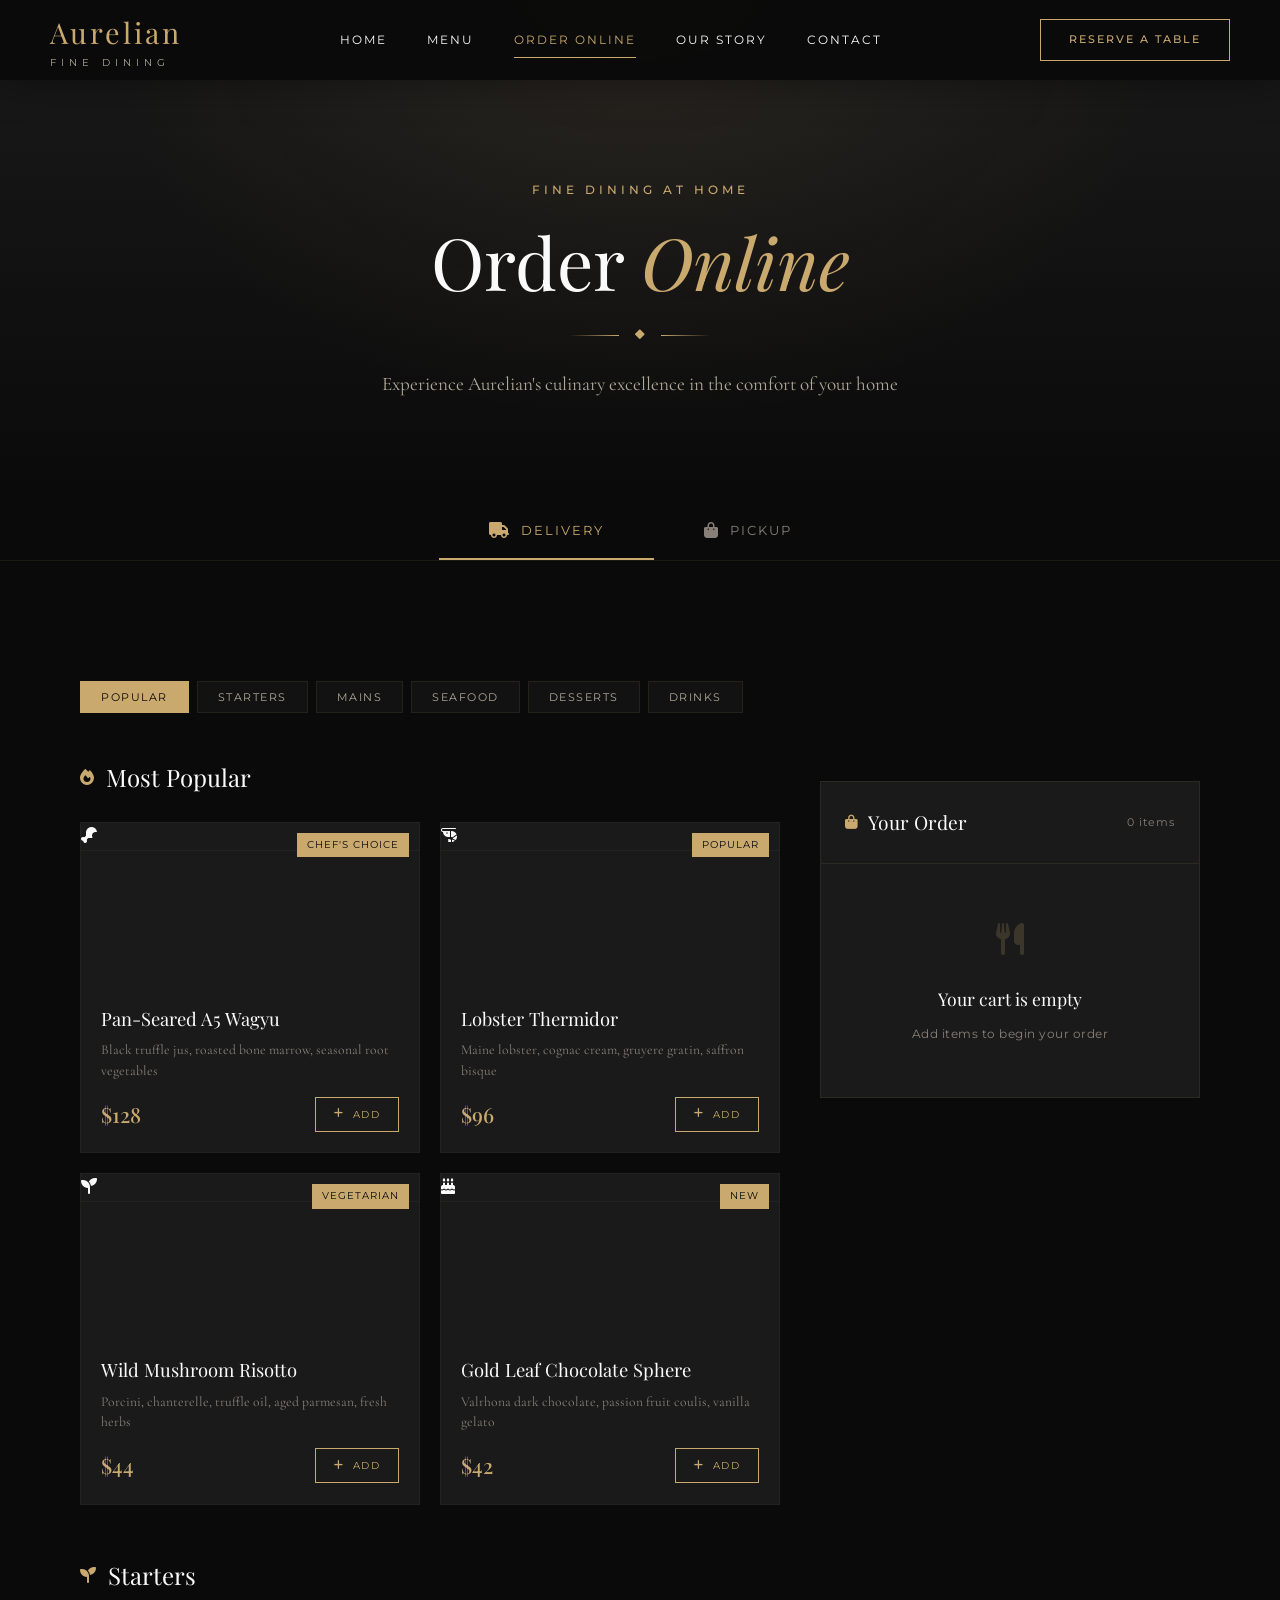
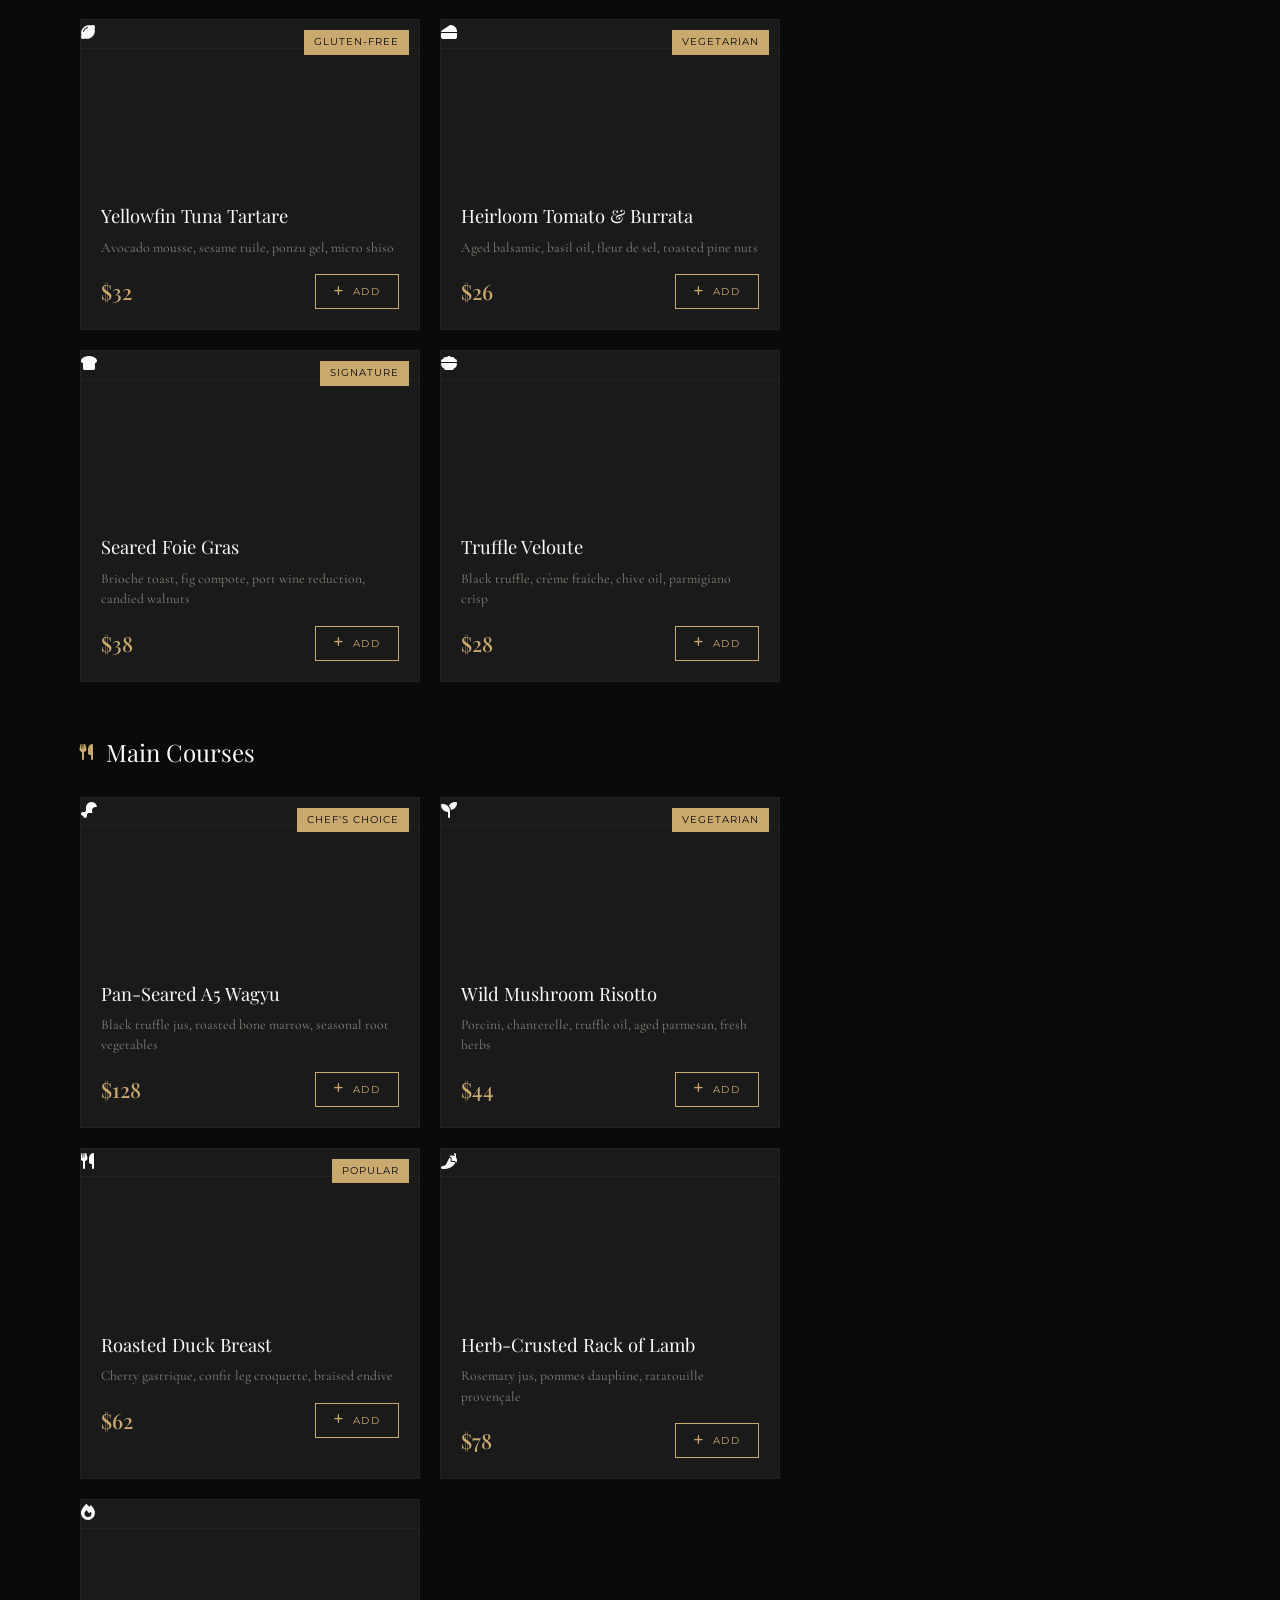
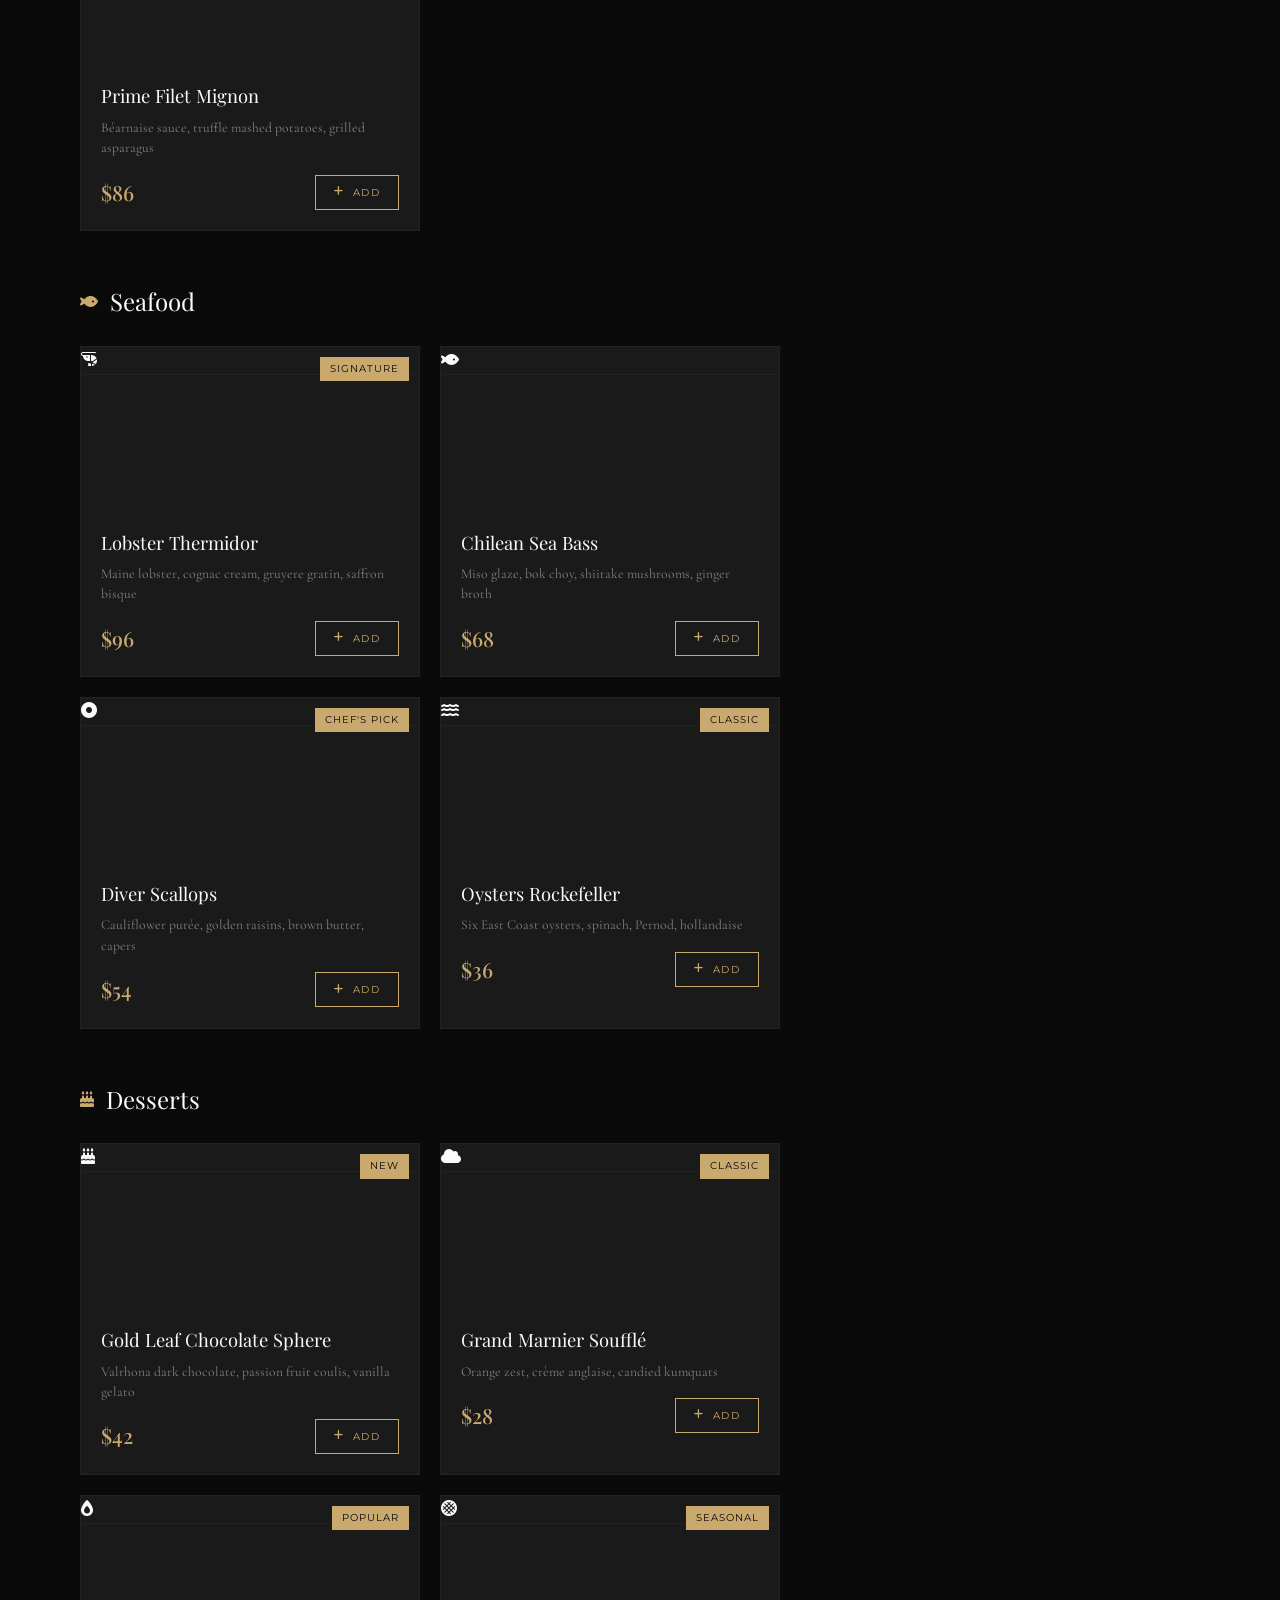
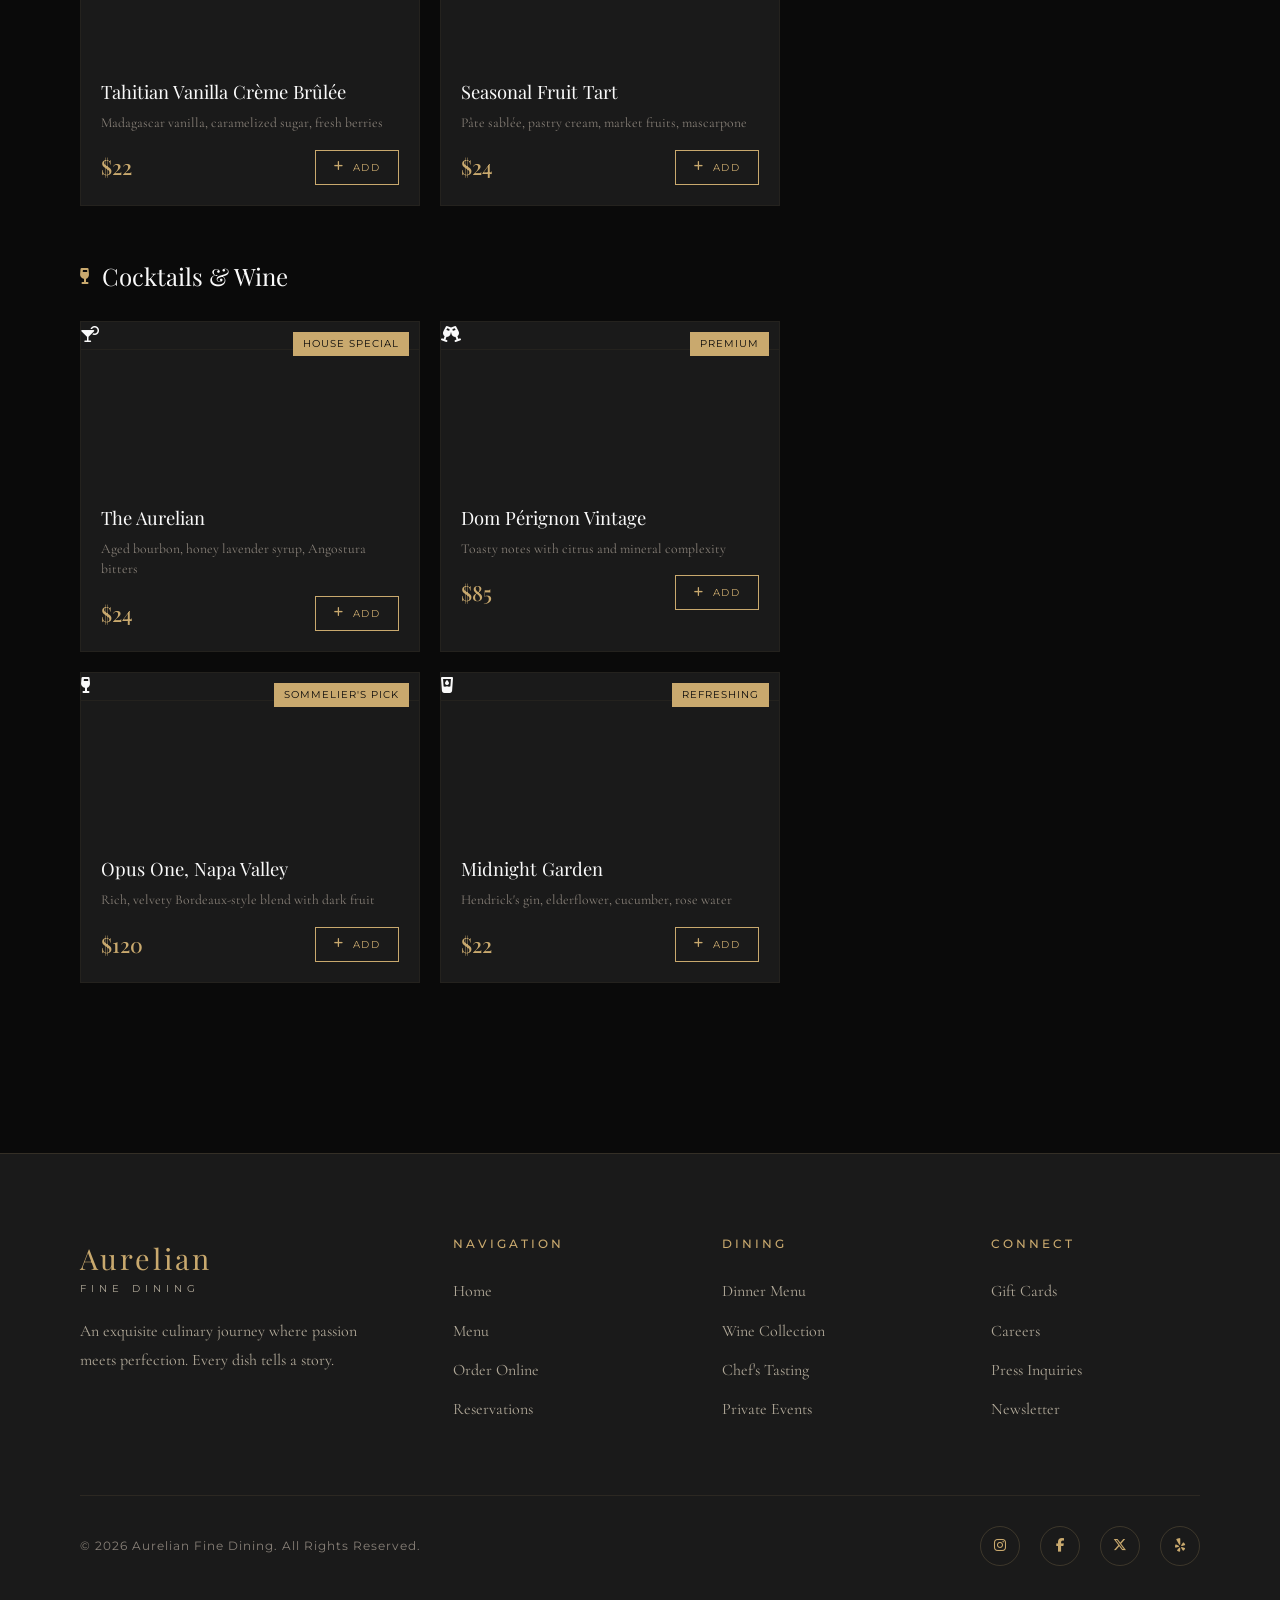
<file: order.html>
<!DOCTYPE html>
<html lang="en">
<head>
  <meta charset="UTF-8">
  <meta name="viewport" content="width=device-width, initial-scale=1.0">
  <title>Order Online | Aurelian Fine Dining</title>
  <meta name="description" content="Order Aurelian's exquisite cuisine for delivery or pickup. Fine dining, delivered to your door.">
  <link rel="preconnect" href="https://fonts.googleapis.com">
  <link rel="preconnect" href="https://fonts.gstatic.com" crossorigin>
  <link href="https://fonts.googleapis.com/css2?family=Cormorant+Garamond:ital,wght@0,300;0,400;0,500;0,600;1,300;1,400;1,500&family=Montserrat:wght@300;400;500;600&family=Playfair+Display:ital,wght@0,400;0,500;0,600;0,700;1,400;1,500;1,600&display=swap" rel="stylesheet">
  <link rel="stylesheet" href="https://cdnjs.cloudflare.com/ajax/libs/font-awesome/6.4.0/css/all.min.css">
  <link rel="stylesheet" href="css/styles.css">
  <link rel="stylesheet" href="css/order.css">
</head>
<body>

  <!-- Page Loader -->
  <div class="page-loader" id="pageLoader">
    <span class="loader-text">AURELIAN</span>
  </div>

  <!-- Navigation -->
  <nav class="navbar scrolled" id="navbar">
    <div class="nav-container">
      <a href="index.html" class="nav-logo">
        Aurelian
        <span>Fine Dining</span>
      </a>
      <div class="nav-links" id="navLinks">
        <a href="index.html">Home</a>
        <a href="menu.html">Menu</a>
        <a href="order.html" class="active">Order Online</a>
        <a href="index.html#about">Our Story</a>
        <a href="index.html#contact">Contact</a>
      </div>
      <a href="index.html#reservations" class="nav-reserve">Reserve a Table</a>
      <button class="menu-toggle" id="menuToggle" aria-label="Toggle navigation">
        <span></span>
        <span></span>
        <span></span>
      </button>
    </div>
  </nav>

  <!-- ==================== ORDER HERO ==================== -->
  <section class="order-hero">
    <div class="order-hero-bg"></div>
    <div class="container">
      <div class="order-hero-content reveal">
        <span class="section-label">Fine Dining at Home</span>
        <h1 class="section-title">Order <em>Online</em></h1>
        <div class="ornament">
          <span class="ornament-icon"><i class="fas fa-diamond"></i></span>
        </div>
        <p class="section-subtitle" style="margin: 0 auto; text-align: center;">
          Experience Aurelian's culinary excellence in the comfort of your home
        </p>
      </div>
    </div>
  </section>

  <!-- ==================== ORDER TYPE SELECTOR ==================== -->
  <section class="order-type-section">
    <div class="container">
      <div class="order-type-bar">
        <button class="order-type-btn active" data-type="delivery">
          <i class="fas fa-truck"></i>
          <span>Delivery</span>
        </button>
        <button class="order-type-btn" data-type="pickup">
          <i class="fas fa-bag-shopping"></i>
          <span>Pickup</span>
        </button>
      </div>
    </div>
  </section>

  <!-- ==================== ORDER MAIN ==================== -->
  <main class="order-main section-padding">
    <div class="container">
      <div class="order-layout">

        <!-- Left: Menu Items -->
        <div class="order-menu">
          <!-- Category Navigation -->
          <div class="order-categories">
            <button class="order-cat-btn active" data-cat="popular">Popular</button>
            <button class="order-cat-btn" data-cat="starters">Starters</button>
            <button class="order-cat-btn" data-cat="mains">Mains</button>
            <button class="order-cat-btn" data-cat="seafood">Seafood</button>
            <button class="order-cat-btn" data-cat="desserts">Desserts</button>
            <button class="order-cat-btn" data-cat="drinks">Drinks</button>
          </div>

          <!-- Popular Items -->
          <div class="order-section" data-section="popular">
            <h2 class="order-section-title">
              <i class="fas fa-fire"></i> Most Popular
            </h2>
            <div class="order-items-grid" id="popularItems">
              <!-- Populated by JS -->
            </div>
          </div>

          <!-- Starters -->
          <div class="order-section" data-section="starters">
            <h2 class="order-section-title">
              <i class="fas fa-seedling"></i> Starters
            </h2>
            <div class="order-items-grid" id="starterItems">
            </div>
          </div>

          <!-- Mains -->
          <div class="order-section" data-section="mains">
            <h2 class="order-section-title">
              <i class="fas fa-utensils"></i> Main Courses
            </h2>
            <div class="order-items-grid" id="mainItems">
            </div>
          </div>

          <!-- Seafood -->
          <div class="order-section" data-section="seafood">
            <h2 class="order-section-title">
              <i class="fas fa-fish"></i> Seafood
            </h2>
            <div class="order-items-grid" id="seafoodItems">
            </div>
          </div>

          <!-- Desserts -->
          <div class="order-section" data-section="desserts">
            <h2 class="order-section-title">
              <i class="fas fa-cake-candles"></i> Desserts
            </h2>
            <div class="order-items-grid" id="dessertItems">
            </div>
          </div>

          <!-- Drinks -->
          <div class="order-section" data-section="drinks">
            <h2 class="order-section-title">
              <i class="fas fa-wine-glass"></i> Cocktails &amp; Wine
            </h2>
            <div class="order-items-grid" id="drinkItems">
            </div>
          </div>
        </div>

        <!-- Right: Cart Sidebar -->
        <aside class="cart-sidebar" id="cartSidebar">
          <div class="cart-header">
            <h3><i class="fas fa-bag-shopping"></i> Your Order</h3>
            <span class="cart-count" id="cartCount">0 items</span>
          </div>

          <!-- Empty State -->
          <div class="cart-empty" id="cartEmpty">
            <div class="cart-empty-icon"><i class="fas fa-utensils"></i></div>
            <p>Your cart is empty</p>
            <span>Add items to begin your order</span>
          </div>

          <!-- Cart Items -->
          <div class="cart-items" id="cartItems">
            <!-- Populated by JS -->
          </div>

          <!-- Cart Summary -->
          <div class="cart-summary" id="cartSummary" style="display: none;">
            <div class="summary-row">
              <span>Subtotal</span>
              <span id="cartSubtotal">$0.00</span>
            </div>
            <div class="summary-row">
              <span>Tax (8.875%)</span>
              <span id="cartTax">$0.00</span>
            </div>
            <div class="summary-row" id="deliveryFeeRow">
              <span>Delivery Fee</span>
              <span id="cartDelivery">$12.00</span>
            </div>
            <div class="summary-row total">
              <span>Total</span>
              <span id="cartTotal">$0.00</span>
            </div>
            <button class="btn btn-primary cart-checkout-btn" id="checkoutBtn">
              Proceed to Checkout
            </button>
            <p class="cart-note">
              <i class="fas fa-clock"></i>
              Estimated: 45-60 min
            </p>
          </div>
        </aside>

      </div>
    </div>
  </main>

  <!-- ==================== MOBILE CART BUTTON ==================== -->
  <button class="mobile-cart-btn" id="mobileCartBtn" style="display: none;">
    <i class="fas fa-bag-shopping"></i>
    <span class="mobile-cart-count" id="mobileCartCount">0</span>
    <span class="mobile-cart-text">View Order</span>
    <span class="mobile-cart-total" id="mobileCartTotal">$0.00</span>
  </button>

  <!-- ==================== CHECKOUT MODAL ==================== -->
  <div class="modal-overlay" id="checkoutModal">
    <div class="modal">
      <button class="modal-close" id="modalClose"><i class="fas fa-xmark"></i></button>
      <div class="modal-header">
        <span class="section-label">Checkout</span>
        <h2 class="section-title" style="font-size: 2rem;">Complete Your <em>Order</em></h2>
        <div class="divider divider-center"></div>
      </div>
      <form class="checkout-form" id="checkoutForm">
        <div class="form-section">
          <h3 class="form-section-title">Contact Information</h3>
          <div class="form-row">
            <div class="form-group">
              <label>Full Name</label>
              <input type="text" placeholder="Your name" required>
            </div>
            <div class="form-group">
              <label>Phone</label>
              <input type="tel" placeholder="(555) 000-0000" required>
            </div>
          </div>
          <div class="form-group">
            <label>Email</label>
            <input type="email" placeholder="your@email.com" required>
          </div>
        </div>

        <div class="form-section" id="deliveryFields">
          <h3 class="form-section-title">Delivery Address</h3>
          <div class="form-group">
            <label>Street Address</label>
            <input type="text" placeholder="123 Main St, Apt 4B" required>
          </div>
          <div class="form-row">
            <div class="form-group">
              <label>City</label>
              <input type="text" placeholder="New York" required>
            </div>
            <div class="form-group">
              <label>ZIP Code</label>
              <input type="text" placeholder="10012" required>
            </div>
          </div>
          <div class="form-group">
            <label>Delivery Instructions</label>
            <textarea placeholder="Ring doorbell, leave at door, etc." rows="2"></textarea>
          </div>
        </div>

        <div class="form-section">
          <h3 class="form-section-title">Payment</h3>
          <div class="form-group">
            <label>Card Number</label>
            <input type="text" placeholder="4242 4242 4242 4242" required>
          </div>
          <div class="form-row">
            <div class="form-group">
              <label>Expiry</label>
              <input type="text" placeholder="MM/YY" required>
            </div>
            <div class="form-group">
              <label>CVC</label>
              <input type="text" placeholder="123" required>
            </div>
          </div>
        </div>

        <div class="checkout-total">
          <div class="summary-row total">
            <span>Order Total</span>
            <span id="checkoutTotal">$0.00</span>
          </div>
        </div>

        <button type="submit" class="btn btn-primary" style="width: 100%; justify-content: center;">
          Place Order
        </button>
      </form>
    </div>
  </div>

  <!-- ==================== ORDER CONFIRMATION MODAL ==================== -->
  <div class="modal-overlay" id="confirmModal">
    <div class="modal confirmation-modal">
      <div class="confirm-icon">
        <i class="fas fa-check"></i>
      </div>
      <h2 class="section-title" style="font-size: 2rem; text-align: center;">Order <em>Confirmed!</em></h2>
      <div class="divider divider-center"></div>
      <p style="text-align: center; color: var(--text-light); font-size: 1.1rem; margin-bottom: 8px;">
        Thank you for your order.
      </p>
      <p style="text-align: center; color: var(--text-muted); font-size: 0.9rem; margin-bottom: 30px;">
        Order #AUR-<span id="orderNumber">2847</span> &mdash; Estimated delivery in 45-60 minutes
      </p>
      <div class="text-center">
        <a href="index.html" class="btn btn-outline">Return Home</a>
      </div>
    </div>
  </div>

  <!-- ==================== FOOTER ==================== -->
  <footer class="footer">
    <div class="container">
      <div class="footer-grid">
        <div class="footer-brand">
          <div class="nav-logo">
            Aurelian
            <span>Fine Dining</span>
          </div>
          <p>An exquisite culinary journey where passion meets perfection. Every dish tells a story.</p>
        </div>
        <div class="footer-col">
          <h4>Navigation</h4>
          <ul>
            <li><a href="index.html">Home</a></li>
            <li><a href="menu.html">Menu</a></li>
            <li><a href="order.html">Order Online</a></li>
            <li><a href="index.html#reservations">Reservations</a></li>
          </ul>
        </div>
        <div class="footer-col">
          <h4>Dining</h4>
          <ul>
            <li><a href="menu.html">Dinner Menu</a></li>
            <li><a href="menu.html">Wine Collection</a></li>
            <li><a href="menu.html">Chef's Tasting</a></li>
            <li><a href="#">Private Events</a></li>
          </ul>
        </div>
        <div class="footer-col">
          <h4>Connect</h4>
          <ul>
            <li><a href="#">Gift Cards</a></li>
            <li><a href="#">Careers</a></li>
            <li><a href="#">Press Inquiries</a></li>
            <li><a href="#">Newsletter</a></li>
          </ul>
        </div>
      </div>
      <div class="footer-bottom">
        <p>&copy; 2026 Aurelian Fine Dining. All Rights Reserved.</p>
        <div class="footer-social">
          <a href="#" aria-label="Instagram"><i class="fab fa-instagram"></i></a>
          <a href="#" aria-label="Facebook"><i class="fab fa-facebook-f"></i></a>
          <a href="#" aria-label="Twitter"><i class="fab fa-x-twitter"></i></a>
          <a href="#" aria-label="Yelp"><i class="fab fa-yelp"></i></a>
        </div>
      </div>
    </div>
  </footer>

  <div class="toast" id="toast"></div>

  <script src="js/main.js"></script>
  <script src="js/order.js"></script>
</body>
</html>
</file>
<file: css/styles.css>
/* ============================================
   AURELIAN - Luxury Restaurant Website
   Popmenu-Inspired Design System
   ============================================ */

/* ---------- CSS Custom Properties ---------- */
:root {
  /* Color Palette - Rich, warm luxury tones */
  --gold: #c9a96e;
  --gold-light: #e2cb94;
  --gold-dark: #a78b4e;
  --black: #0a0a0a;
  --black-light: #1a1a1a;
  --black-medium: #2a2a2a;
  --charcoal: #333333;
  --white: #fafafa;
  --white-off: #f0ece4;
  --cream: #f5f0e8;
  --burgundy: #6b2737;
  --burgundy-light: #8a3a4d;
  --sage: #7a8b6f;
  --text-light: #b0a898;
  --text-muted: #888078;
  --overlay-dark: rgba(10, 10, 10, 0.75);
  --overlay-gold: rgba(201, 169, 110, 0.12);

  /* Typography */
  --font-display: 'Playfair Display', Georgia, 'Times New Roman', serif;
  --font-body: 'Cormorant Garamond', Garamond, 'Times New Roman', serif;
  --font-accent: 'Montserrat', 'Helvetica Neue', Arial, sans-serif;

  /* Spacing */
  --section-padding: 120px;
  --container-width: 1200px;
  --nav-height: 80px;

  /* Transitions */
  --transition-smooth: all 0.4s cubic-bezier(0.25, 0.46, 0.45, 0.94);
  --transition-fast: all 0.25s ease;
}

/* ---------- Reset & Base ---------- */
*,
*::before,
*::after {
  margin: 0;
  padding: 0;
  box-sizing: border-box;
}

html {
  scroll-behavior: smooth;
  font-size: 16px;
}

body {
  font-family: var(--font-body);
  background-color: var(--black);
  color: var(--white);
  line-height: 1.7;
  overflow-x: hidden;
  -webkit-font-smoothing: antialiased;
}

img {
  max-width: 100%;
  height: auto;
  display: block;
}

a {
  text-decoration: none;
  color: inherit;
  transition: var(--transition-fast);
}

ul {
  list-style: none;
}

/* ---------- Utility Classes ---------- */
.container {
  max-width: var(--container-width);
  margin: 0 auto;
  padding: 0 40px;
}

.section-padding {
  padding: var(--section-padding) 0;
}

.text-gold { color: var(--gold); }
.text-cream { color: var(--cream); }
.text-muted { color: var(--text-muted); }

.flex-center {
  display: flex;
  align-items: center;
  justify-content: center;
}

/* ---------- Typography ---------- */
.section-label {
  font-family: var(--font-accent);
  font-size: 0.75rem;
  font-weight: 500;
  letter-spacing: 4px;
  text-transform: uppercase;
  color: var(--gold);
  margin-bottom: 20px;
  display: block;
}

.section-title {
  font-family: var(--font-display);
  font-size: clamp(2.2rem, 5vw, 3.8rem);
  font-weight: 400;
  line-height: 1.15;
  color: var(--white);
  margin-bottom: 24px;
}

.section-title em {
  font-style: italic;
  color: var(--gold);
}

.section-subtitle {
  font-family: var(--font-body);
  font-size: 1.2rem;
  color: var(--text-light);
  max-width: 560px;
  line-height: 1.8;
}

/* ---------- Decorative Elements ---------- */
.divider {
  width: 60px;
  height: 1px;
  background: var(--gold);
  margin: 30px 0;
  position: relative;
}

.divider::after {
  content: '';
  position: absolute;
  width: 8px;
  height: 8px;
  background: var(--gold);
  border-radius: 50%;
  top: 50%;
  left: 50%;
  transform: translate(-50%, -50%);
}

.divider-center {
  margin: 30px auto;
}

.ornament {
  display: flex;
  align-items: center;
  justify-content: center;
  gap: 16px;
  margin: 24px 0;
}

.ornament::before,
.ornament::after {
  content: '';
  width: 50px;
  height: 1px;
  background: linear-gradient(to right, transparent, var(--gold));
}

.ornament::after {
  background: linear-gradient(to left, transparent, var(--gold));
}

.ornament-icon {
  color: var(--gold);
  font-size: 0.6rem;
}

/* ---------- Buttons ---------- */
.btn {
  display: inline-flex;
  align-items: center;
  gap: 10px;
  font-family: var(--font-accent);
  font-size: 0.8rem;
  font-weight: 500;
  letter-spacing: 2.5px;
  text-transform: uppercase;
  padding: 16px 40px;
  border: none;
  cursor: pointer;
  transition: var(--transition-smooth);
  position: relative;
  overflow: hidden;
}

.btn-primary {
  background: var(--gold);
  color: var(--black);
}

.btn-primary:hover {
  background: var(--gold-light);
  transform: translateY(-2px);
  box-shadow: 0 8px 30px rgba(201, 169, 110, 0.3);
}

.btn-outline {
  background: transparent;
  color: var(--gold);
  border: 1px solid var(--gold);
}

.btn-outline:hover {
  background: var(--gold);
  color: var(--black);
  transform: translateY(-2px);
}

.btn-dark {
  background: var(--black);
  color: var(--gold);
  border: 1px solid var(--gold);
}

.btn-dark:hover {
  background: var(--gold);
  color: var(--black);
}

/* ---------- Navigation ---------- */
.navbar {
  position: fixed;
  top: 0;
  left: 0;
  width: 100%;
  height: var(--nav-height);
  z-index: 1000;
  transition: var(--transition-smooth);
  display: flex;
  align-items: center;
}

.navbar.scrolled {
  background: rgba(10, 10, 10, 0.95);
  backdrop-filter: blur(20px);
  box-shadow: 0 2px 40px rgba(0, 0, 0, 0.4);
}

.nav-container {
  max-width: 1400px;
  width: 100%;
  margin: 0 auto;
  padding: 0 50px;
  display: flex;
  align-items: center;
  justify-content: space-between;
}

.nav-logo {
  font-family: var(--font-display);
  font-size: 1.8rem;
  font-weight: 400;
  letter-spacing: 3px;
  color: var(--gold);
}

.nav-logo span {
  font-size: 0.6rem;
  display: block;
  font-family: var(--font-accent);
  letter-spacing: 5px;
  text-transform: uppercase;
  color: var(--text-light);
  margin-top: -2px;
}

.nav-links {
  display: flex;
  align-items: center;
  gap: 40px;
}

.nav-links a {
  font-family: var(--font-accent);
  font-size: 0.75rem;
  font-weight: 400;
  letter-spacing: 2px;
  text-transform: uppercase;
  color: var(--white);
  position: relative;
  padding: 8px 0;
}

.nav-links a::after {
  content: '';
  position: absolute;
  bottom: 0;
  left: 0;
  width: 0;
  height: 1px;
  background: var(--gold);
  transition: var(--transition-smooth);
}

.nav-links a:hover,
.nav-links a.active {
  color: var(--gold);
}

.nav-links a:hover::after,
.nav-links a.active::after {
  width: 100%;
}

.nav-reserve {
  font-family: var(--font-accent);
  font-size: 0.7rem;
  font-weight: 500;
  letter-spacing: 2px;
  text-transform: uppercase;
  padding: 10px 28px;
  border: 1px solid var(--gold);
  color: var(--gold);
  transition: var(--transition-smooth);
}

.nav-reserve:hover {
  background: var(--gold);
  color: var(--black);
}

/* Mobile Menu Toggle */
.menu-toggle {
  display: none;
  flex-direction: column;
  gap: 6px;
  cursor: pointer;
  z-index: 1001;
  background: none;
  border: none;
  padding: 8px;
}

.menu-toggle span {
  display: block;
  width: 28px;
  height: 1.5px;
  background: var(--gold);
  transition: var(--transition-smooth);
}

.menu-toggle.active span:nth-child(1) {
  transform: rotate(45deg) translate(5px, 5px);
}

.menu-toggle.active span:nth-child(2) {
  opacity: 0;
}

.menu-toggle.active span:nth-child(3) {
  transform: rotate(-45deg) translate(5px, -5px);
}

/* ---------- Footer ---------- */
.footer {
  background: var(--black-light);
  border-top: 1px solid rgba(201, 169, 110, 0.15);
  padding: 80px 0 40px;
}

.footer-grid {
  display: grid;
  grid-template-columns: 1.5fr 1fr 1fr 1fr;
  gap: 60px;
  margin-bottom: 60px;
}

.footer-brand .nav-logo {
  margin-bottom: 20px;
}

.footer-brand p {
  font-size: 1rem;
  color: var(--text-light);
  line-height: 1.8;
  max-width: 300px;
}

.footer-col h4 {
  font-family: var(--font-accent);
  font-size: 0.75rem;
  font-weight: 500;
  letter-spacing: 3px;
  text-transform: uppercase;
  color: var(--gold);
  margin-bottom: 24px;
}

.footer-col ul li {
  margin-bottom: 12px;
}

.footer-col ul li a {
  font-size: 1rem;
  color: var(--text-light);
}

.footer-col ul li a:hover {
  color: var(--gold);
}

.footer-bottom {
  border-top: 1px solid rgba(201, 169, 110, 0.1);
  padding-top: 30px;
  display: flex;
  align-items: center;
  justify-content: space-between;
}

.footer-bottom p {
  font-family: var(--font-accent);
  font-size: 0.75rem;
  color: var(--text-muted);
  letter-spacing: 1px;
}

.footer-social {
  display: flex;
  gap: 20px;
}

.footer-social a {
  width: 40px;
  height: 40px;
  border: 1px solid rgba(201, 169, 110, 0.2);
  border-radius: 50%;
  display: flex;
  align-items: center;
  justify-content: center;
  color: var(--gold);
  font-size: 0.85rem;
  transition: var(--transition-smooth);
}

.footer-social a:hover {
  background: var(--gold);
  color: var(--black);
  border-color: var(--gold);
}

/* ---------- Scroll Animations ---------- */
.reveal {
  opacity: 0;
  transform: translateY(40px);
  transition: opacity 0.8s ease, transform 0.8s ease;
}

.reveal.visible {
  opacity: 1;
  transform: translateY(0);
}

.reveal-left {
  opacity: 0;
  transform: translateX(-40px);
  transition: opacity 0.8s ease, transform 0.8s ease;
}

.reveal-left.visible {
  opacity: 1;
  transform: translateX(0);
}

.reveal-right {
  opacity: 0;
  transform: translateX(40px);
  transition: opacity 0.8s ease, transform 0.8s ease;
}

.reveal-right.visible {
  opacity: 1;
  transform: translateX(0);
}

/* ---------- Page Transition Overlay ---------- */
.page-loader {
  position: fixed;
  inset: 0;
  background: var(--black);
  z-index: 9999;
  display: flex;
  align-items: center;
  justify-content: center;
  transition: opacity 0.6s ease;
}

.page-loader.hidden {
  opacity: 0;
  pointer-events: none;
}

.loader-text {
  font-family: var(--font-display);
  font-size: 2rem;
  color: var(--gold);
  letter-spacing: 8px;
  animation: pulse 1.5s ease-in-out infinite;
}

@keyframes pulse {
  0%, 100% { opacity: 0.3; }
  50% { opacity: 1; }
}

/* ---------- Notification Toast ---------- */
.toast {
  position: fixed;
  bottom: 30px;
  right: 30px;
  background: var(--black-medium);
  border: 1px solid var(--gold);
  padding: 16px 28px;
  border-radius: 4px;
  color: var(--gold);
  font-family: var(--font-accent);
  font-size: 0.85rem;
  letter-spacing: 1px;
  z-index: 10000;
  transform: translateY(100px);
  opacity: 0;
  transition: var(--transition-smooth);
  box-shadow: 0 10px 40px rgba(0, 0, 0, 0.5);
}

.toast.show {
  transform: translateY(0);
  opacity: 1;
}

/* ---------- Responsive ---------- */
@media (max-width: 1024px) {
  :root {
    --section-padding: 80px;
  }

  .container {
    padding: 0 30px;
  }

  .footer-grid {
    grid-template-columns: 1fr 1fr;
    gap: 40px;
  }
}

@media (max-width: 768px) {
  :root {
    --section-padding: 60px;
    --nav-height: 70px;
  }

  .container {
    padding: 0 20px;
  }

  .menu-toggle {
    display: flex;
  }

  .nav-links {
    position: fixed;
    inset: 0;
    background: rgba(10, 10, 10, 0.98);
    backdrop-filter: blur(20px);
    flex-direction: column;
    justify-content: center;
    gap: 30px;
    opacity: 0;
    pointer-events: none;
    transition: var(--transition-smooth);
  }

  .nav-links.open {
    opacity: 1;
    pointer-events: all;
  }

  .nav-links a {
    font-size: 1rem;
    letter-spacing: 3px;
  }

  .nav-reserve {
    display: none;
  }

  .footer-grid {
    grid-template-columns: 1fr;
    gap: 40px;
  }

  .footer-bottom {
    flex-direction: column;
    gap: 20px;
    text-align: center;
  }

  .section-title {
    font-size: clamp(1.8rem, 6vw, 2.8rem);
  }
}

@media (max-width: 480px) {
  .btn {
    padding: 14px 30px;
    font-size: 0.7rem;
  }
}
</file>
<file: css/home.css>
/* ============================================
   HOME PAGE STYLES
   ============================================ */

/* ---------- Hero Section ---------- */
.hero {
  position: relative;
  height: 100vh;
  min-height: 700px;
  display: flex;
  align-items: center;
  justify-content: center;
  overflow: hidden;
}

.hero-bg {
  position: absolute;
  inset: 0;
  background:
    radial-gradient(ellipse at 20% 50%, rgba(107, 39, 55, 0.3) 0%, transparent 60%),
    radial-gradient(ellipse at 80% 50%, rgba(201, 169, 110, 0.15) 0%, transparent 60%),
    linear-gradient(135deg, #0a0a0a 0%, #1a1210 30%, #0f0d0b 70%, #0a0a0a 100%);
  background-size: cover;
}

.hero-overlay {
  position: absolute;
  inset: 0;
  background: url('data:image/svg+xml,<svg xmlns="http://www.w3.org/2000/svg" viewBox="0 0 100 100"><defs><pattern id="grain" width="100" height="100" patternUnits="userSpaceOnUse"><circle cx="25" cy="25" r="0.5" fill="rgba(201,169,110,0.03)"/><circle cx="75" cy="75" r="0.5" fill="rgba(201,169,110,0.03)"/><circle cx="50" cy="10" r="0.3" fill="rgba(201,169,110,0.02)"/></pattern></defs><rect width="100" height="100" fill="url(%23grain)"/></svg>');
  opacity: 0.5;
}

.hero-gradient {
  position: absolute;
  bottom: 0;
  left: 0;
  right: 0;
  height: 200px;
  background: linear-gradient(to top, var(--black), transparent);
}

.hero-content {
  position: relative;
  z-index: 2;
  text-align: center;
  max-width: 850px;
  padding: 0 40px;
}

.hero-badge {
  display: inline-block;
  margin-bottom: 30px;
}

.hero-badge-text {
  font-family: var(--font-accent);
  font-size: 0.7rem;
  font-weight: 400;
  letter-spacing: 5px;
  text-transform: uppercase;
  color: var(--gold);
  padding: 10px 24px;
  border: 1px solid rgba(201, 169, 110, 0.3);
  background: rgba(201, 169, 110, 0.05);
}

.hero-title {
  font-family: var(--font-display);
  font-size: clamp(3rem, 7vw, 5.5rem);
  font-weight: 400;
  line-height: 1.1;
  color: var(--white);
  margin-bottom: 10px;
}

.hero-title em {
  font-style: italic;
  color: var(--gold);
  position: relative;
}

.hero-title em::after {
  content: '';
  position: absolute;
  bottom: 5px;
  left: 0;
  width: 100%;
  height: 2px;
  background: linear-gradient(to right, transparent, var(--gold), transparent);
  opacity: 0.4;
}

.hero-subtitle {
  font-family: var(--font-body);
  font-size: 1.25rem;
  color: var(--text-light);
  max-width: 600px;
  margin: 0 auto 40px;
  line-height: 1.8;
}

.hero-actions {
  display: flex;
  gap: 20px;
  justify-content: center;
  flex-wrap: wrap;
}

.hero-scroll {
  position: absolute;
  bottom: -120px;
  left: 50%;
  transform: translateX(-50%);
  display: flex;
  flex-direction: column;
  align-items: center;
  gap: 12px;
}

.hero-scroll span {
  font-family: var(--font-accent);
  font-size: 0.65rem;
  letter-spacing: 3px;
  text-transform: uppercase;
  color: var(--gold);
  opacity: 0.6;
}

.scroll-line {
  width: 1px;
  height: 50px;
  background: linear-gradient(to bottom, var(--gold), transparent);
  animation: scrollPulse 2s ease-in-out infinite;
}

@keyframes scrollPulse {
  0%, 100% { opacity: 0.3; transform: scaleY(0.6); }
  50% { opacity: 1; transform: scaleY(1); }
}

/* Floating decorative elements */
.hero-float {
  position: absolute;
  border-radius: 50%;
  background: radial-gradient(circle, rgba(201, 169, 110, 0.08), transparent 70%);
  pointer-events: none;
}

.hero-float-1 {
  width: 500px;
  height: 500px;
  top: -100px;
  right: -150px;
  animation: float1 8s ease-in-out infinite;
}

.hero-float-2 {
  width: 400px;
  height: 400px;
  bottom: -100px;
  left: -150px;
  animation: float2 10s ease-in-out infinite;
}

@keyframes float1 {
  0%, 100% { transform: translate(0, 0); }
  50% { transform: translate(-30px, 30px); }
}

@keyframes float2 {
  0%, 100% { transform: translate(0, 0); }
  50% { transform: translate(30px, -20px); }
}

/* ---------- Intro Strip ---------- */
.intro-strip {
  background: var(--black-light);
  border-top: 1px solid rgba(201, 169, 110, 0.1);
  border-bottom: 1px solid rgba(201, 169, 110, 0.1);
  padding: 60px 0;
}

.strip-grid {
  display: grid;
  grid-template-columns: repeat(4, 1fr);
  gap: 40px;
}

.strip-item {
  text-align: center;
  padding: 20px;
}

.strip-icon {
  font-size: 1.5rem;
  color: var(--gold);
  margin-bottom: 16px;
}

.strip-item h3 {
  font-family: var(--font-display);
  font-size: 1.2rem;
  font-weight: 400;
  color: var(--white);
  margin-bottom: 8px;
}

.strip-item p {
  font-family: var(--font-accent);
  font-size: 0.75rem;
  color: var(--text-muted);
  letter-spacing: 1px;
}

/* ---------- About Section ---------- */
.about-grid {
  display: grid;
  grid-template-columns: 1fr 1fr;
  gap: 80px;
  align-items: center;
}

.about-images {
  position: relative;
}

.about-img-main {
  width: 100%;
  aspect-ratio: 3/4;
  overflow: hidden;
}

.about-img-accent {
  position: absolute;
  bottom: -40px;
  right: -40px;
  width: 200px;
  height: 200px;
  border: 4px solid var(--black);
  overflow: hidden;
}

.about-experience {
  position: absolute;
  top: 30px;
  right: -30px;
  background: var(--gold);
  color: var(--black);
  padding: 24px;
  text-align: center;
  z-index: 2;
}

.exp-number {
  font-family: var(--font-display);
  font-size: 3rem;
  font-weight: 600;
  display: block;
  line-height: 1;
}

.exp-text {
  font-family: var(--font-accent);
  font-size: 0.65rem;
  letter-spacing: 2px;
  text-transform: uppercase;
  line-height: 1.5;
}

.about-text {
  font-size: 1.1rem;
  color: var(--text-light);
  margin-bottom: 20px;
  line-height: 1.9;
}

.about-signature {
  margin-top: 40px;
  padding-top: 30px;
  border-top: 1px solid rgba(201, 169, 110, 0.2);
}

.signature-text {
  font-family: var(--font-display);
  font-size: 1.8rem;
  font-style: italic;
  color: var(--gold);
  margin-bottom: 4px;
}

.signature-role {
  font-family: var(--font-accent);
  font-size: 0.7rem;
  letter-spacing: 2px;
  text-transform: uppercase;
  color: var(--text-muted);
}

/* ---------- Image Placeholders ---------- */
.img-placeholder {
  width: 100%;
  height: 100%;
  background: linear-gradient(135deg, var(--black-medium), var(--black-light));
  display: flex;
  flex-direction: column;
  align-items: center;
  justify-content: center;
  gap: 16px;
  border: 1px solid rgba(201, 169, 110, 0.1);
  position: relative;
  overflow: hidden;
}

.img-placeholder::before {
  content: '';
  position: absolute;
  inset: 0;
  background:
    radial-gradient(ellipse at 30% 40%, rgba(201, 169, 110, 0.06), transparent 60%),
    radial-gradient(ellipse at 70% 60%, rgba(107, 39, 55, 0.06), transparent 60%);
}

.img-placeholder i {
  font-size: 2.5rem;
  color: var(--gold);
  opacity: 0.4;
  position: relative;
  z-index: 1;
}

.img-placeholder.small i {
  font-size: 1.5rem;
}

.img-placeholder::after {
  content: attr(data-label);
  position: relative;
  z-index: 1;
  font-family: var(--font-accent);
  font-size: 0.65rem;
  letter-spacing: 2px;
  text-transform: uppercase;
  color: var(--text-muted);
  opacity: 0.6;
}

/* ---------- Featured Dishes ---------- */
.featured {
  background: linear-gradient(180deg, var(--black), var(--black-light) 50%, var(--black));
}

.text-center {
  text-align: center;
}

.section-header {
  margin-bottom: 60px;
}

.featured-grid {
  display: grid;
  grid-template-columns: repeat(3, 1fr);
  gap: 30px;
}

.dish-card {
  background: var(--black-medium);
  border: 1px solid rgba(201, 169, 110, 0.1);
  overflow: hidden;
  transition: var(--transition-smooth);
  position: relative;
}

.dish-card:hover {
  transform: translateY(-8px);
  border-color: rgba(201, 169, 110, 0.3);
  box-shadow: 0 20px 60px rgba(0, 0, 0, 0.4), 0 0 40px rgba(201, 169, 110, 0.05);
}

.dish-image {
  position: relative;
  aspect-ratio: 4/3;
  overflow: hidden;
}

.dish-image .img-placeholder {
  transition: var(--transition-smooth);
}

.dish-card:hover .dish-image .img-placeholder {
  transform: scale(1.05);
}

.dish-badge {
  position: absolute;
  top: 16px;
  left: 16px;
  font-family: var(--font-accent);
  font-size: 0.65rem;
  font-weight: 500;
  letter-spacing: 2px;
  text-transform: uppercase;
  background: var(--gold);
  color: var(--black);
  padding: 6px 14px;
}

.dish-info {
  padding: 28px;
}

.dish-meta {
  display: flex;
  gap: 20px;
  margin-bottom: 12px;
}

.dish-meta span {
  font-family: var(--font-accent);
  font-size: 0.7rem;
  color: var(--text-muted);
  letter-spacing: 1px;
}

.dish-meta span i {
  color: var(--gold);
  margin-right: 6px;
}

.dish-name {
  font-family: var(--font-display);
  font-size: 1.4rem;
  font-weight: 400;
  color: var(--white);
  margin-bottom: 10px;
}

.dish-desc {
  font-size: 0.95rem;
  color: var(--text-muted);
  line-height: 1.7;
  margin-bottom: 20px;
}

.dish-footer {
  display: flex;
  align-items: center;
  justify-content: space-between;
  padding-top: 20px;
  border-top: 1px solid rgba(201, 169, 110, 0.1);
}

.dish-price {
  font-family: var(--font-display);
  font-size: 1.5rem;
  color: var(--gold);
  font-weight: 500;
}

.dish-order {
  font-family: var(--font-accent);
  font-size: 0.7rem;
  letter-spacing: 2px;
  text-transform: uppercase;
  color: var(--gold);
  display: flex;
  align-items: center;
  gap: 8px;
}

.dish-order:hover {
  gap: 14px;
}

/* ---------- Parallax Quote ---------- */
.parallax-quote {
  position: relative;
  padding: 120px 0;
  background:
    linear-gradient(135deg, rgba(107, 39, 55, 0.2) 0%, transparent 50%),
    linear-gradient(225deg, rgba(201, 169, 110, 0.1) 0%, transparent 50%),
    var(--black-light);
  overflow: hidden;
}

.parallax-overlay {
  position: absolute;
  inset: 0;
  background: repeating-linear-gradient(
    0deg,
    transparent,
    transparent 2px,
    rgba(201, 169, 110, 0.02) 2px,
    rgba(201, 169, 110, 0.02) 4px
  );
}

.quote-content {
  text-align: center;
  position: relative;
  z-index: 1;
  max-width: 800px;
  margin: 0 auto;
}

.quote-icon {
  font-size: 2rem;
  color: var(--gold);
  opacity: 0.4;
  margin-bottom: 30px;
}

.quote-content blockquote {
  font-family: var(--font-display);
  font-size: clamp(1.5rem, 3vw, 2.2rem);
  font-style: italic;
  font-weight: 400;
  color: var(--cream);
  line-height: 1.6;
  margin-bottom: 10px;
}

.quote-content cite {
  font-family: var(--font-accent);
  font-size: 0.8rem;
  letter-spacing: 3px;
  text-transform: uppercase;
  color: var(--gold);
  font-style: normal;
}

/* ---------- Experience Section ---------- */
.experience-grid {
  display: grid;
  grid-template-columns: 1fr 1fr;
  gap: 80px;
  align-items: center;
}

.experience-features {
  margin-top: 40px;
  display: flex;
  flex-direction: column;
  gap: 24px;
}

.exp-feature {
  display: flex;
  gap: 20px;
  align-items: flex-start;
}

.exp-feature-icon {
  width: 50px;
  height: 50px;
  flex-shrink: 0;
  border: 1px solid rgba(201, 169, 110, 0.3);
  display: flex;
  align-items: center;
  justify-content: center;
  color: var(--gold);
  font-size: 1rem;
}

.exp-feature h4 {
  font-family: var(--font-display);
  font-size: 1.15rem;
  font-weight: 400;
  color: var(--white);
  margin-bottom: 4px;
}

.exp-feature p {
  font-family: var(--font-accent);
  font-size: 0.8rem;
  color: var(--text-muted);
  letter-spacing: 0.5px;
}

.exp-visual-grid {
  display: grid;
  grid-template-columns: 1fr 1fr;
  grid-template-rows: 1fr 1fr;
  gap: 16px;
  height: 550px;
}

.exp-visual-grid .img-placeholder.tall {
  grid-row: 1 / -1;
}

/* ---------- Testimonials ---------- */
.testimonials {
  background: var(--black);
}

.testimonial-grid {
  display: grid;
  grid-template-columns: repeat(3, 1fr);
  gap: 30px;
}

.testimonial-card {
  background: var(--black-light);
  border: 1px solid rgba(201, 169, 110, 0.08);
  padding: 40px 32px;
  transition: var(--transition-smooth);
}

.testimonial-card:hover {
  border-color: rgba(201, 169, 110, 0.2);
  transform: translateY(-4px);
}

.testimonial-stars {
  display: flex;
  gap: 4px;
  margin-bottom: 20px;
  color: var(--gold);
  font-size: 0.75rem;
}

.testimonial-text {
  font-family: var(--font-body);
  font-size: 1.05rem;
  color: var(--text-light);
  line-height: 1.8;
  margin-bottom: 28px;
  font-style: italic;
}

.testimonial-author {
  display: flex;
  align-items: center;
  gap: 16px;
}

.author-avatar {
  width: 48px;
  height: 48px;
  background: linear-gradient(135deg, var(--gold-dark), var(--gold));
  color: var(--black);
  display: flex;
  align-items: center;
  justify-content: center;
  font-family: var(--font-accent);
  font-size: 0.75rem;
  font-weight: 600;
  letter-spacing: 1px;
  border-radius: 50%;
}

.testimonial-author strong {
  display: block;
  font-family: var(--font-display);
  font-size: 1rem;
  font-weight: 500;
  color: var(--white);
}

.testimonial-author span {
  font-family: var(--font-accent);
  font-size: 0.7rem;
  color: var(--text-muted);
  letter-spacing: 1px;
}

/* ---------- Reservation Section ---------- */
.reservation {
  position: relative;
  background: var(--black-light);
}

.reservation-bg {
  position: absolute;
  inset: 0;
  background:
    radial-gradient(ellipse at center, rgba(201, 169, 110, 0.05), transparent 70%);
}

.reservation-content {
  position: relative;
  z-index: 1;
  max-width: 700px;
  margin: 0 auto;
}

.reservation-form {
  margin-top: 40px;
}

.form-row {
  display: grid;
  grid-template-columns: repeat(auto-fit, minmax(180px, 1fr));
  gap: 20px;
  margin-bottom: 20px;
}

.form-group {
  display: flex;
  flex-direction: column;
  gap: 8px;
}

.form-group label {
  font-family: var(--font-accent);
  font-size: 0.7rem;
  letter-spacing: 2px;
  text-transform: uppercase;
  color: var(--gold);
}

.form-group input,
.form-group select,
.form-group textarea {
  font-family: var(--font-body);
  font-size: 1rem;
  background: rgba(255, 255, 255, 0.03);
  border: 1px solid rgba(201, 169, 110, 0.2);
  color: var(--white);
  padding: 14px 18px;
  transition: var(--transition-fast);
  outline: none;
  width: 100%;
}

.form-group input::placeholder,
.form-group textarea::placeholder {
  color: var(--text-muted);
}

.form-group input:focus,
.form-group select:focus,
.form-group textarea:focus {
  border-color: var(--gold);
  background: rgba(201, 169, 110, 0.03);
}

.form-group select {
  appearance: none;
  background-image: url("data:image/svg+xml,%3Csvg xmlns='http://www.w3.org/2000/svg' width='12' height='8' viewBox='0 0 12 8'%3E%3Cpath d='M1 1l5 5 5-5' stroke='%23c9a96e' stroke-width='1.5' fill='none'/%3E%3C/svg%3E");
  background-repeat: no-repeat;
  background-position: right 16px center;
  cursor: pointer;
}

.form-group select option {
  background: var(--black-medium);
  color: var(--white);
}

.form-group textarea {
  resize: vertical;
  min-height: 80px;
}

/* ---------- Contact Strip ---------- */
.contact-strip {
  background: var(--black);
  padding: 80px 0;
  border-top: 1px solid rgba(201, 169, 110, 0.1);
}

.contact-grid {
  display: grid;
  grid-template-columns: repeat(3, 1fr);
  gap: 40px;
  text-align: center;
}

.contact-icon {
  font-size: 1.5rem;
  color: var(--gold);
  margin-bottom: 20px;
}

.contact-item h4 {
  font-family: var(--font-display);
  font-size: 1.3rem;
  font-weight: 400;
  color: var(--white);
  margin-bottom: 12px;
}

.contact-item p {
  font-size: 1rem;
  color: var(--text-light);
  line-height: 1.8;
}

/* ---------- Responsive ---------- */
@media (max-width: 1024px) {
  .about-grid {
    gap: 50px;
  }

  .featured-grid {
    grid-template-columns: repeat(2, 1fr);
  }

  .experience-grid {
    gap: 50px;
  }

  .testimonial-grid {
    grid-template-columns: repeat(2, 1fr);
  }
}

@media (max-width: 768px) {
  .hero-title {
    font-size: clamp(2.2rem, 8vw, 3.5rem);
  }

  .hero-actions {
    flex-direction: column;
    align-items: center;
  }

  .strip-grid {
    grid-template-columns: repeat(2, 1fr);
  }

  .about-grid {
    grid-template-columns: 1fr;
    gap: 60px;
  }

  .about-img-accent {
    right: 0;
    bottom: -20px;
    width: 150px;
    height: 150px;
  }

  .about-experience {
    right: 0;
  }

  .featured-grid {
    grid-template-columns: 1fr;
    max-width: 500px;
    margin: 0 auto;
  }

  .experience-grid {
    grid-template-columns: 1fr;
  }

  .exp-visual-grid {
    height: 400px;
  }

  .testimonial-grid {
    grid-template-columns: 1fr;
    max-width: 500px;
    margin: 0 auto;
  }

  .contact-grid {
    grid-template-columns: 1fr;
    gap: 40px;
  }
}

@media (max-width: 480px) {
  .strip-grid {
    grid-template-columns: 1fr;
    gap: 20px;
  }

  .hero-scroll {
    display: none;
  }
}
</file>
<file: css/menu.css>
/* ============================================
   MENU PAGE STYLES
   ============================================ */

/* ---------- Menu Hero ---------- */
.menu-hero {
  position: relative;
  padding: 180px 0 100px;
  text-align: center;
  overflow: hidden;
}

.menu-hero-bg {
  position: absolute;
  inset: 0;
  background:
    radial-gradient(ellipse at 50% 0%, rgba(201, 169, 110, 0.1), transparent 60%),
    linear-gradient(180deg, var(--black-light) 0%, var(--black) 100%);
}

.menu-hero-content {
  position: relative;
  z-index: 1;
}

.menu-hero .section-title {
  font-size: clamp(2.5rem, 6vw, 4.5rem);
}

/* ---------- Menu Filters ---------- */
.menu-filters {
  position: sticky;
  top: var(--nav-height);
  z-index: 100;
  background: rgba(10, 10, 10, 0.95);
  backdrop-filter: blur(20px);
  border-bottom: 1px solid rgba(201, 169, 110, 0.1);
  padding: 0;
}

.filter-bar {
  display: flex;
  align-items: center;
  justify-content: center;
  gap: 8px;
  padding: 16px 0;
  overflow-x: auto;
  scrollbar-width: none;
}

.filter-bar::-webkit-scrollbar {
  display: none;
}

.filter-btn {
  font-family: var(--font-accent);
  font-size: 0.7rem;
  font-weight: 400;
  letter-spacing: 2px;
  text-transform: uppercase;
  padding: 10px 24px;
  background: transparent;
  color: var(--text-light);
  border: 1px solid transparent;
  cursor: pointer;
  transition: var(--transition-smooth);
  white-space: nowrap;
}

.filter-btn:hover {
  color: var(--gold);
  border-color: rgba(201, 169, 110, 0.2);
}

.filter-btn.active {
  color: var(--gold);
  border-color: var(--gold);
  background: rgba(201, 169, 110, 0.05);
}

/* ---------- Menu Categories ---------- */
.menu-category {
  margin-bottom: 80px;
}

.menu-category.hidden {
  display: none;
}

.category-header {
  display: flex;
  align-items: center;
  gap: 24px;
  margin-bottom: 50px;
}

.category-number {
  font-family: var(--font-display);
  font-size: 3rem;
  font-weight: 300;
  color: rgba(201, 169, 110, 0.15);
  line-height: 1;
}

.category-title {
  font-family: var(--font-display);
  font-size: 2rem;
  font-weight: 400;
  color: var(--white);
}

.category-line {
  flex: 1;
  height: 1px;
  background: linear-gradient(to right, rgba(201, 169, 110, 0.3), transparent);
}

/* ---------- Menu Items Grid ---------- */
.menu-items-grid {
  display: grid;
  grid-template-columns: repeat(2, 1fr);
  gap: 24px;
}

.menu-item {
  display: flex;
  gap: 24px;
  background: var(--black-light);
  border: 1px solid rgba(201, 169, 110, 0.06);
  padding: 24px;
  transition: var(--transition-smooth);
  cursor: default;
}

.menu-item:hover {
  border-color: rgba(201, 169, 110, 0.2);
  background: var(--black-medium);
  transform: translateY(-3px);
  box-shadow: 0 12px 40px rgba(0, 0, 0, 0.3);
}

.menu-item-image {
  width: 100px;
  height: 100px;
  flex-shrink: 0;
  overflow: hidden;
}

.menu-item-image .img-placeholder {
  border: none;
}

.menu-item-image .img-placeholder i {
  font-size: 1.5rem;
}

.menu-item-image .img-placeholder::after {
  display: none;
}

.menu-item-content {
  flex: 1;
  min-width: 0;
}

.menu-item-header {
  display: flex;
  align-items: flex-start;
  justify-content: space-between;
  gap: 16px;
  margin-bottom: 8px;
}

.menu-item-header h3 {
  font-family: var(--font-display);
  font-size: 1.2rem;
  font-weight: 400;
  color: var(--white);
}

.menu-item-price {
  font-family: var(--font-display);
  font-size: 1.3rem;
  color: var(--gold);
  font-weight: 500;
  flex-shrink: 0;
}

.menu-item-content p {
  font-size: 0.9rem;
  color: var(--text-muted);
  line-height: 1.6;
  margin-bottom: 12px;
}

.menu-item-tags {
  display: flex;
  gap: 8px;
  flex-wrap: wrap;
}

.tag {
  font-family: var(--font-accent);
  font-size: 0.6rem;
  letter-spacing: 1.5px;
  text-transform: uppercase;
  padding: 4px 10px;
  background: rgba(201, 169, 110, 0.08);
  color: var(--gold);
  border: 1px solid rgba(201, 169, 110, 0.15);
}

/* ---------- Tasting Menu ---------- */
.tasting-menu {
  position: relative;
  margin-top: 40px;
  padding: 80px 60px;
  text-align: center;
  overflow: hidden;
  border: 1px solid rgba(201, 169, 110, 0.15);
}

.tasting-bg {
  position: absolute;
  inset: 0;
  background:
    radial-gradient(ellipse at center, rgba(201, 169, 110, 0.06), transparent 70%),
    var(--black-light);
}

.tasting-content {
  position: relative;
  z-index: 1;
}

.tasting-prices {
  display: flex;
  align-items: center;
  justify-content: center;
  gap: 60px;
  margin-top: 40px;
}

.tasting-option {
  display: flex;
  flex-direction: column;
  align-items: center;
  gap: 8px;
}

.tasting-label {
  font-family: var(--font-accent);
  font-size: 0.7rem;
  letter-spacing: 2px;
  text-transform: uppercase;
  color: var(--text-light);
}

.tasting-price {
  font-family: var(--font-display);
  font-size: 3rem;
  font-weight: 400;
  color: var(--gold);
  line-height: 1;
}

.tasting-note {
  font-family: var(--font-accent);
  font-size: 0.65rem;
  letter-spacing: 1px;
  color: var(--text-muted);
}

.tasting-divider {
  width: 1px;
  height: 80px;
  background: linear-gradient(to bottom, transparent, var(--gold), transparent);
}

/* ---------- Responsive ---------- */
@media (max-width: 1024px) {
  .menu-items-grid {
    grid-template-columns: 1fr;
  }
}

@media (max-width: 768px) {
  .filter-bar {
    justify-content: flex-start;
    padding: 12px 0;
  }

  .menu-item {
    flex-direction: column;
    gap: 16px;
  }

  .menu-item-image {
    width: 100%;
    height: 150px;
  }

  .category-number {
    font-size: 2rem;
  }

  .tasting-menu {
    padding: 50px 30px;
  }

  .tasting-prices {
    flex-direction: column;
    gap: 30px;
  }

  .tasting-divider {
    width: 80px;
    height: 1px;
    background: linear-gradient(to right, transparent, var(--gold), transparent);
  }
}
</file>
<file: css/order.css>
/* ============================================
   ORDER ONLINE PAGE STYLES
   ============================================ */

/* ---------- Order Hero ---------- */
.order-hero {
  position: relative;
  padding: 180px 0 100px;
  text-align: center;
  overflow: hidden;
}

.order-hero-bg {
  position: absolute;
  inset: 0;
  background:
    radial-gradient(ellipse at 50% 0%, rgba(201, 169, 110, 0.1), transparent 60%),
    linear-gradient(180deg, var(--black-light) 0%, var(--black) 100%);
}

.order-hero-content {
  position: relative;
  z-index: 1;
}

.order-hero .section-title {
  font-size: clamp(2.5rem, 6vw, 4.5rem);
}

/* ---------- Order Type Selector ---------- */
.order-type-section {
  background: var(--black);
  padding: 0;
  border-bottom: 1px solid rgba(201, 169, 110, 0.1);
}

.order-type-bar {
  display: flex;
  justify-content: center;
  gap: 0;
}

.order-type-btn {
  display: flex;
  align-items: center;
  gap: 10px;
  font-family: var(--font-accent);
  font-size: 0.8rem;
  font-weight: 400;
  letter-spacing: 2px;
  text-transform: uppercase;
  padding: 20px 50px;
  background: transparent;
  color: var(--text-muted);
  border: none;
  border-bottom: 2px solid transparent;
  cursor: pointer;
  transition: var(--transition-smooth);
}

.order-type-btn:hover {
  color: var(--gold);
}

.order-type-btn.active {
  color: var(--gold);
  border-bottom-color: var(--gold);
}

.order-type-btn i {
  font-size: 1rem;
}

/* ---------- Order Layout ---------- */
.order-layout {
  display: grid;
  grid-template-columns: 1fr 380px;
  gap: 40px;
  align-items: start;
}

/* ---------- Order Menu ---------- */
.order-categories {
  display: flex;
  gap: 8px;
  margin-bottom: 40px;
  overflow-x: auto;
  scrollbar-width: none;
  padding-bottom: 4px;
}

.order-categories::-webkit-scrollbar {
  display: none;
}

.order-cat-btn {
  font-family: var(--font-accent);
  font-size: 0.7rem;
  letter-spacing: 1.5px;
  text-transform: uppercase;
  padding: 8px 20px;
  background: rgba(255, 255, 255, 0.03);
  color: var(--text-light);
  border: 1px solid rgba(201, 169, 110, 0.1);
  cursor: pointer;
  transition: var(--transition-fast);
  white-space: nowrap;
}

.order-cat-btn:hover {
  border-color: rgba(201, 169, 110, 0.3);
  color: var(--gold);
}

.order-cat-btn.active {
  background: var(--gold);
  color: var(--black);
  border-color: var(--gold);
}

/* ---------- Order Sections ---------- */
.order-section {
  margin-bottom: 50px;
}

.order-section.hidden {
  display: none;
}

.order-section-title {
  font-family: var(--font-display);
  font-size: 1.5rem;
  font-weight: 400;
  color: var(--white);
  margin-bottom: 24px;
  display: flex;
  align-items: center;
  gap: 12px;
}

.order-section-title i {
  color: var(--gold);
  font-size: 1rem;
}

/* ---------- Order Item Card ---------- */
.order-items-grid {
  display: grid;
  grid-template-columns: repeat(auto-fill, minmax(280px, 1fr));
  gap: 20px;
}

.order-item-card {
  background: var(--black-light);
  border: 1px solid rgba(201, 169, 110, 0.06);
  padding: 0;
  transition: var(--transition-smooth);
  overflow: hidden;
}

.order-item-card:hover {
  border-color: rgba(201, 169, 110, 0.2);
  transform: translateY(-3px);
  box-shadow: 0 8px 30px rgba(0, 0, 0, 0.3);
}

.order-item-image {
  position: relative;
  height: 160px;
  overflow: hidden;
}

.order-item-image .img-placeholder {
  border: none;
  border-bottom: 1px solid rgba(201, 169, 110, 0.06);
}

.order-item-image .img-placeholder::after {
  display: none;
}

.order-item-badge {
  position: absolute;
  top: 10px;
  right: 10px;
  font-family: var(--font-accent);
  font-size: 0.6rem;
  letter-spacing: 1px;
  text-transform: uppercase;
  background: var(--gold);
  color: var(--black);
  padding: 4px 10px;
}

.order-item-body {
  padding: 20px;
}

.order-item-body h3 {
  font-family: var(--font-display);
  font-size: 1.15rem;
  font-weight: 400;
  color: var(--white);
  margin-bottom: 6px;
}

.order-item-body p {
  font-size: 0.85rem;
  color: var(--text-muted);
  line-height: 1.5;
  margin-bottom: 16px;
  display: -webkit-box;
  -webkit-line-clamp: 2;
  -webkit-box-orient: vertical;
  overflow: hidden;
}

.order-item-footer {
  display: flex;
  align-items: center;
  justify-content: space-between;
}

.order-item-price {
  font-family: var(--font-display);
  font-size: 1.3rem;
  color: var(--gold);
  font-weight: 500;
}

.add-to-cart-btn {
  display: flex;
  align-items: center;
  gap: 8px;
  font-family: var(--font-accent);
  font-size: 0.65rem;
  letter-spacing: 1.5px;
  text-transform: uppercase;
  padding: 10px 18px;
  background: transparent;
  color: var(--gold);
  border: 1px solid var(--gold);
  cursor: pointer;
  transition: var(--transition-smooth);
}

.add-to-cart-btn:hover {
  background: var(--gold);
  color: var(--black);
}

.add-to-cart-btn.added {
  background: var(--gold);
  color: var(--black);
}

/* ---------- Cart Sidebar ---------- */
.cart-sidebar {
  position: sticky;
  top: calc(var(--nav-height) + 20px);
  background: var(--black-light);
  border: 1px solid rgba(201, 169, 110, 0.1);
  max-height: calc(100vh - var(--nav-height) - 40px);
  display: flex;
  flex-direction: column;
  overflow: hidden;
}

.cart-header {
  display: flex;
  align-items: center;
  justify-content: space-between;
  padding: 24px;
  border-bottom: 1px solid rgba(201, 169, 110, 0.1);
}

.cart-header h3 {
  font-family: var(--font-display);
  font-size: 1.2rem;
  font-weight: 400;
  color: var(--white);
  display: flex;
  align-items: center;
  gap: 10px;
}

.cart-header h3 i {
  color: var(--gold);
  font-size: 0.9rem;
}

.cart-count {
  font-family: var(--font-accent);
  font-size: 0.7rem;
  color: var(--text-muted);
  letter-spacing: 1px;
}

/* Cart Empty State */
.cart-empty {
  padding: 50px 24px;
  text-align: center;
}

.cart-empty-icon {
  font-size: 2rem;
  color: rgba(201, 169, 110, 0.2);
  margin-bottom: 16px;
}

.cart-empty p {
  font-family: var(--font-display);
  font-size: 1.1rem;
  color: var(--white);
  margin-bottom: 6px;
}

.cart-empty span {
  font-family: var(--font-accent);
  font-size: 0.75rem;
  color: var(--text-muted);
  letter-spacing: 0.5px;
}

/* Cart Items */
.cart-items {
  flex: 1;
  overflow-y: auto;
  padding: 0;
  scrollbar-width: thin;
  scrollbar-color: var(--gold-dark) var(--black-medium);
}

.cart-item {
  display: flex;
  align-items: flex-start;
  gap: 14px;
  padding: 16px 24px;
  border-bottom: 1px solid rgba(201, 169, 110, 0.06);
  animation: slideIn 0.3s ease;
}

@keyframes slideIn {
  from { opacity: 0; transform: translateX(20px); }
  to { opacity: 1; transform: translateX(0); }
}

.cart-item-info {
  flex: 1;
  min-width: 0;
}

.cart-item-name {
  font-family: var(--font-display);
  font-size: 0.95rem;
  color: var(--white);
  margin-bottom: 4px;
  white-space: nowrap;
  overflow: hidden;
  text-overflow: ellipsis;
}

.cart-item-price {
  font-family: var(--font-accent);
  font-size: 0.75rem;
  color: var(--gold);
}

.cart-item-qty {
  display: flex;
  align-items: center;
  gap: 0;
  flex-shrink: 0;
}

.qty-btn {
  width: 28px;
  height: 28px;
  display: flex;
  align-items: center;
  justify-content: center;
  background: var(--black-medium);
  border: 1px solid rgba(201, 169, 110, 0.15);
  color: var(--gold);
  font-size: 0.75rem;
  cursor: pointer;
  transition: var(--transition-fast);
}

.qty-btn:hover {
  background: var(--gold);
  color: var(--black);
  border-color: var(--gold);
}

.qty-value {
  width: 32px;
  height: 28px;
  display: flex;
  align-items: center;
  justify-content: center;
  font-family: var(--font-accent);
  font-size: 0.8rem;
  color: var(--white);
  background: var(--black-medium);
  border-top: 1px solid rgba(201, 169, 110, 0.15);
  border-bottom: 1px solid rgba(201, 169, 110, 0.15);
}

.cart-item-remove {
  background: none;
  border: none;
  color: var(--text-muted);
  cursor: pointer;
  padding: 4px;
  font-size: 0.7rem;
  transition: var(--transition-fast);
  flex-shrink: 0;
}

.cart-item-remove:hover {
  color: #e74c3c;
}

/* Cart Summary */
.cart-summary {
  padding: 20px 24px;
  border-top: 1px solid rgba(201, 169, 110, 0.15);
  background: rgba(201, 169, 110, 0.02);
}

.summary-row {
  display: flex;
  justify-content: space-between;
  align-items: center;
  padding: 8px 0;
  font-family: var(--font-accent);
  font-size: 0.8rem;
  color: var(--text-light);
  letter-spacing: 0.5px;
}

.summary-row.total {
  padding: 14px 0 8px;
  margin-top: 8px;
  border-top: 1px solid rgba(201, 169, 110, 0.2);
  font-size: 1rem;
  font-weight: 500;
  color: var(--white);
}

.summary-row.total span:last-child {
  font-family: var(--font-display);
  font-size: 1.4rem;
  color: var(--gold);
}

.cart-checkout-btn {
  width: 100%;
  justify-content: center;
  margin-top: 16px;
}

.cart-note {
  text-align: center;
  margin-top: 12px;
  font-family: var(--font-accent);
  font-size: 0.7rem;
  color: var(--text-muted);
  letter-spacing: 0.5px;
}

.cart-note i {
  margin-right: 4px;
  color: var(--gold);
}

/* ---------- Mobile Cart Button ---------- */
.mobile-cart-btn {
  display: none;
  position: fixed;
  bottom: 20px;
  left: 20px;
  right: 20px;
  z-index: 900;
  background: var(--gold);
  color: var(--black);
  border: none;
  padding: 16px 24px;
  align-items: center;
  gap: 12px;
  font-family: var(--font-accent);
  font-size: 0.8rem;
  font-weight: 500;
  letter-spacing: 1.5px;
  text-transform: uppercase;
  cursor: pointer;
  box-shadow: 0 8px 30px rgba(201, 169, 110, 0.3);
  transition: var(--transition-smooth);
}

.mobile-cart-count {
  background: var(--black);
  color: var(--gold);
  width: 24px;
  height: 24px;
  border-radius: 50%;
  display: flex;
  align-items: center;
  justify-content: center;
  font-size: 0.7rem;
  font-weight: 600;
}

.mobile-cart-text {
  flex: 1;
}

.mobile-cart-total {
  font-family: var(--font-display);
  font-size: 1.1rem;
}

/* ---------- Modal ---------- */
.modal-overlay {
  position: fixed;
  inset: 0;
  background: rgba(10, 10, 10, 0.9);
  backdrop-filter: blur(10px);
  z-index: 2000;
  display: flex;
  align-items: center;
  justify-content: center;
  opacity: 0;
  pointer-events: none;
  transition: var(--transition-smooth);
  padding: 20px;
}

.modal-overlay.active {
  opacity: 1;
  pointer-events: all;
}

.modal {
  background: var(--black-light);
  border: 1px solid rgba(201, 169, 110, 0.15);
  max-width: 600px;
  width: 100%;
  max-height: 90vh;
  overflow-y: auto;
  padding: 50px;
  position: relative;
  transform: translateY(20px);
  transition: transform 0.4s ease;
  scrollbar-width: thin;
  scrollbar-color: var(--gold-dark) var(--black-medium);
}

.modal-overlay.active .modal {
  transform: translateY(0);
}

.modal-close {
  position: absolute;
  top: 20px;
  right: 20px;
  background: none;
  border: 1px solid rgba(201, 169, 110, 0.2);
  color: var(--gold);
  width: 40px;
  height: 40px;
  display: flex;
  align-items: center;
  justify-content: center;
  cursor: pointer;
  transition: var(--transition-fast);
  font-size: 1rem;
}

.modal-close:hover {
  background: var(--gold);
  color: var(--black);
  border-color: var(--gold);
}

.modal-header {
  text-align: center;
  margin-bottom: 30px;
}

/* ---------- Checkout Form ---------- */
.form-section {
  margin-bottom: 30px;
}

.form-section-title {
  font-family: var(--font-display);
  font-size: 1.2rem;
  font-weight: 400;
  color: var(--gold);
  margin-bottom: 20px;
  padding-bottom: 10px;
  border-bottom: 1px solid rgba(201, 169, 110, 0.1);
}

.checkout-total {
  margin: 20px 0;
  padding: 16px 0;
  border-top: 1px solid rgba(201, 169, 110, 0.15);
}

/* ---------- Confirmation Modal ---------- */
.confirmation-modal {
  text-align: center;
  padding: 60px 50px;
}

.confirm-icon {
  width: 80px;
  height: 80px;
  border-radius: 50%;
  background: linear-gradient(135deg, var(--gold-dark), var(--gold));
  display: flex;
  align-items: center;
  justify-content: center;
  margin: 0 auto 30px;
  font-size: 2rem;
  color: var(--black);
  animation: scaleIn 0.5s ease;
}

@keyframes scaleIn {
  from { transform: scale(0); }
  to { transform: scale(1); }
}

/* ---------- Responsive ---------- */
@media (max-width: 1024px) {
  .order-layout {
    grid-template-columns: 1fr 320px;
    gap: 30px;
  }
}

@media (max-width: 768px) {
  .order-layout {
    grid-template-columns: 1fr;
  }

  .cart-sidebar {
    position: fixed;
    inset: 0;
    z-index: 1500;
    max-height: 100vh;
    transform: translateX(100%);
    transition: transform 0.4s cubic-bezier(0.25, 0.46, 0.45, 0.94);
    border: none;
  }

  .cart-sidebar.open {
    transform: translateX(0);
  }

  .cart-sidebar .cart-header {
    padding: 20px 24px;
  }

  .mobile-cart-btn {
    display: flex !important;
  }

  .mobile-cart-btn.empty {
    display: none !important;
  }

  .order-items-grid {
    grid-template-columns: repeat(auto-fill, minmax(240px, 1fr));
  }

  .modal {
    padding: 30px 24px;
    max-width: 100%;
    margin: 10px;
  }

  .order-type-btn {
    padding: 16px 30px;
    font-size: 0.7rem;
  }
}

@media (max-width: 480px) {
  .order-items-grid {
    grid-template-columns: 1fr;
  }
}
</file>
